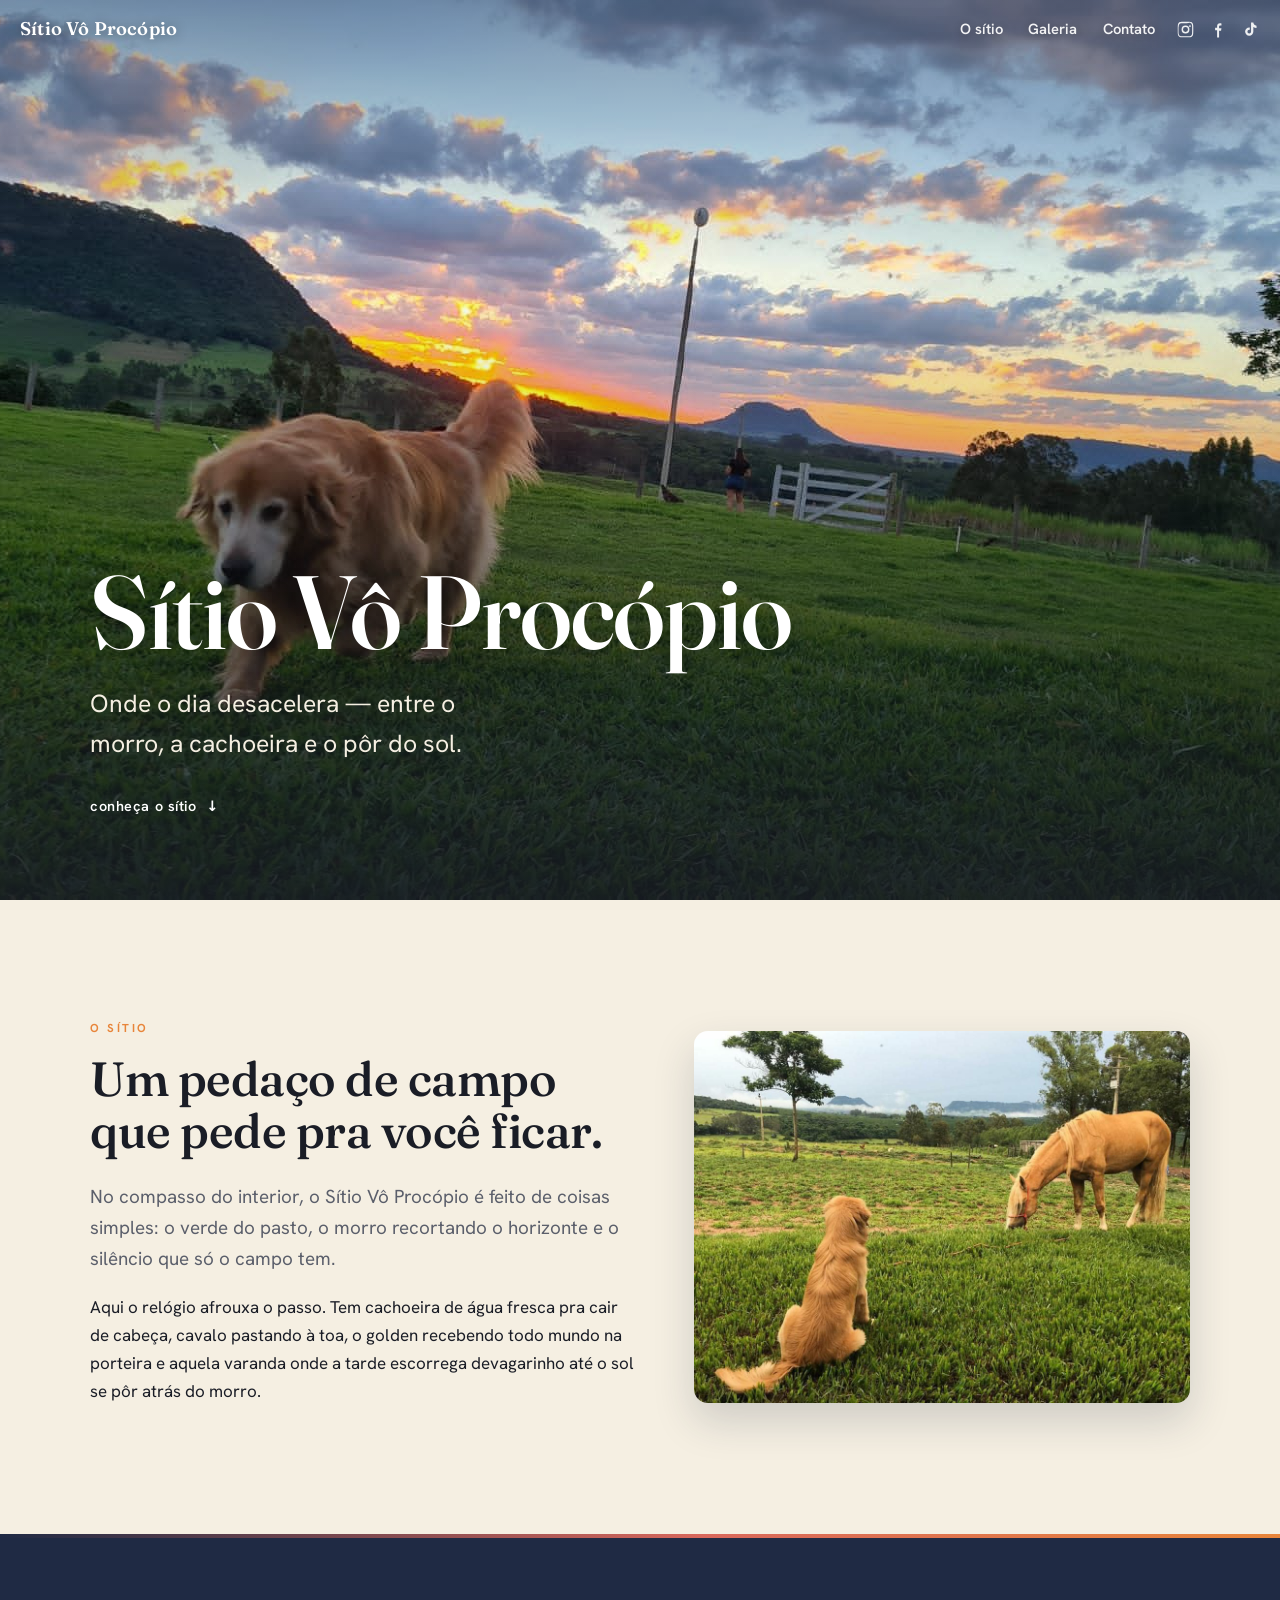
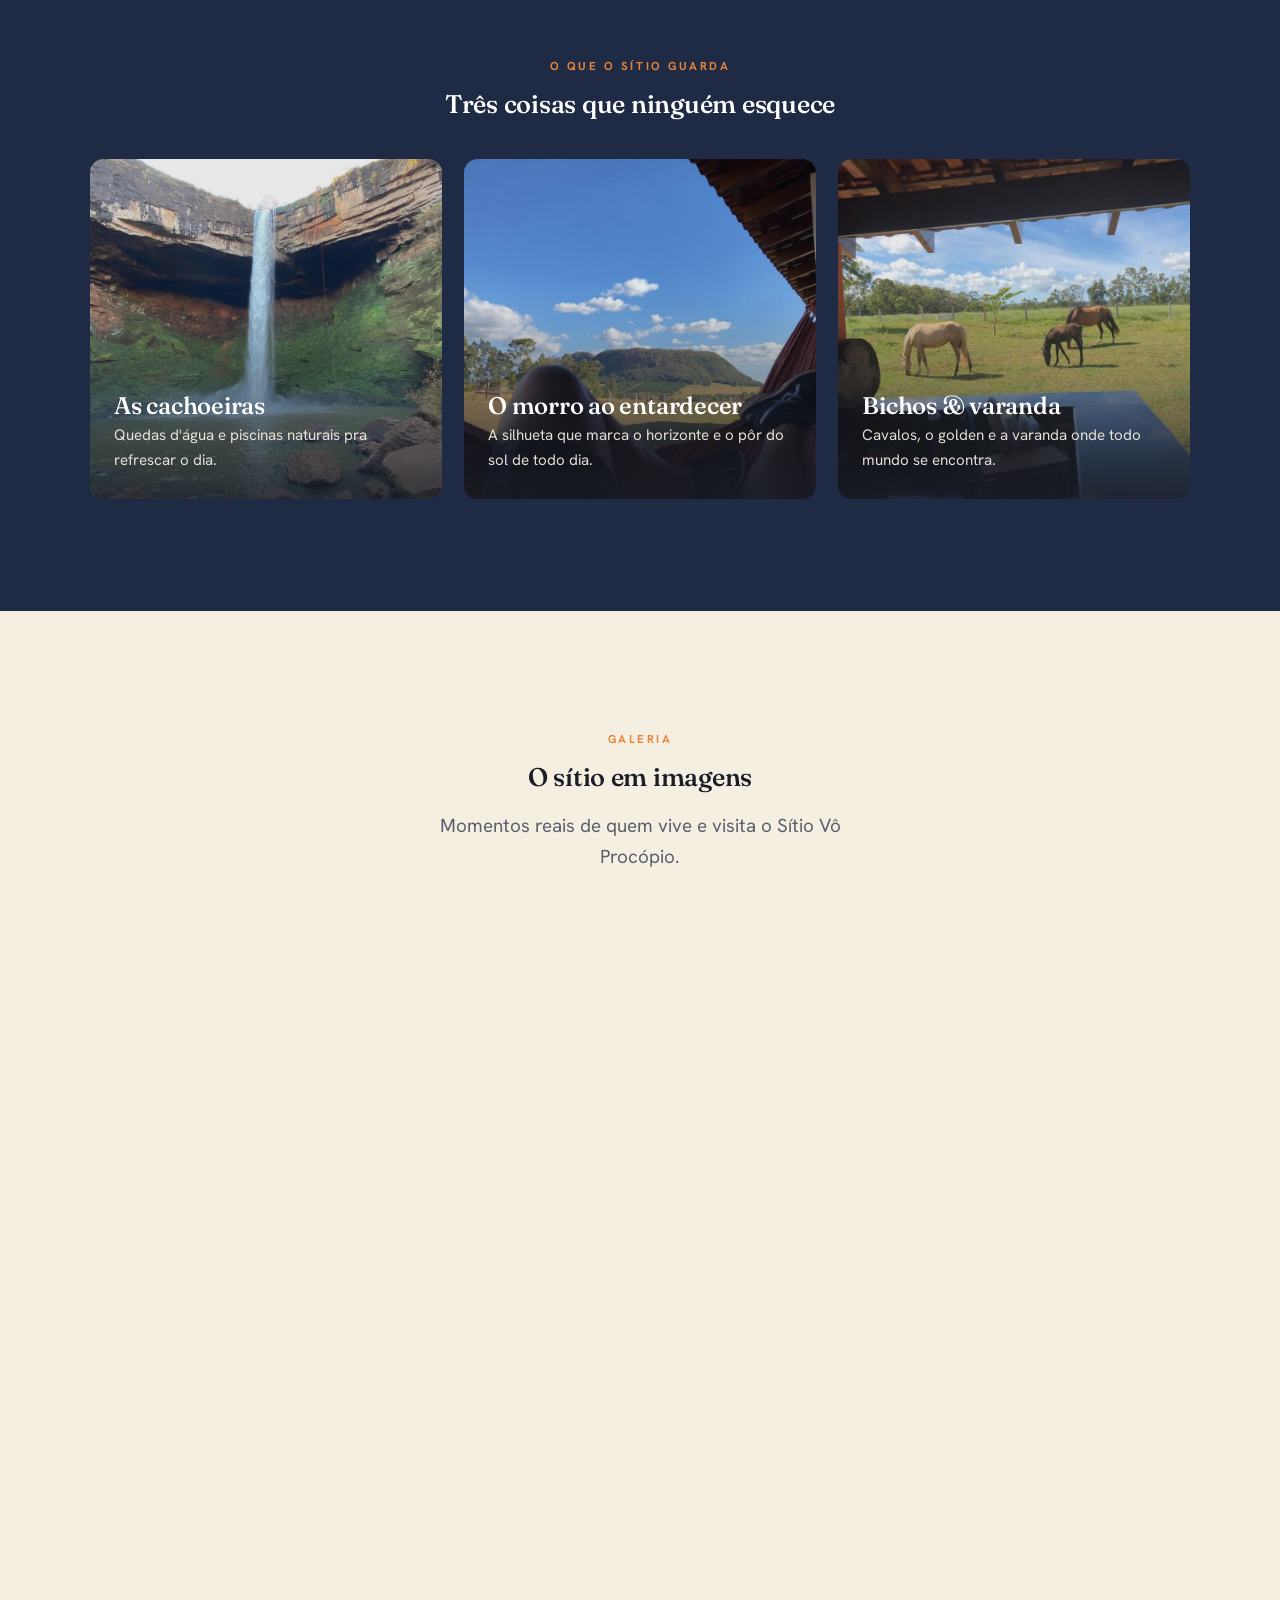
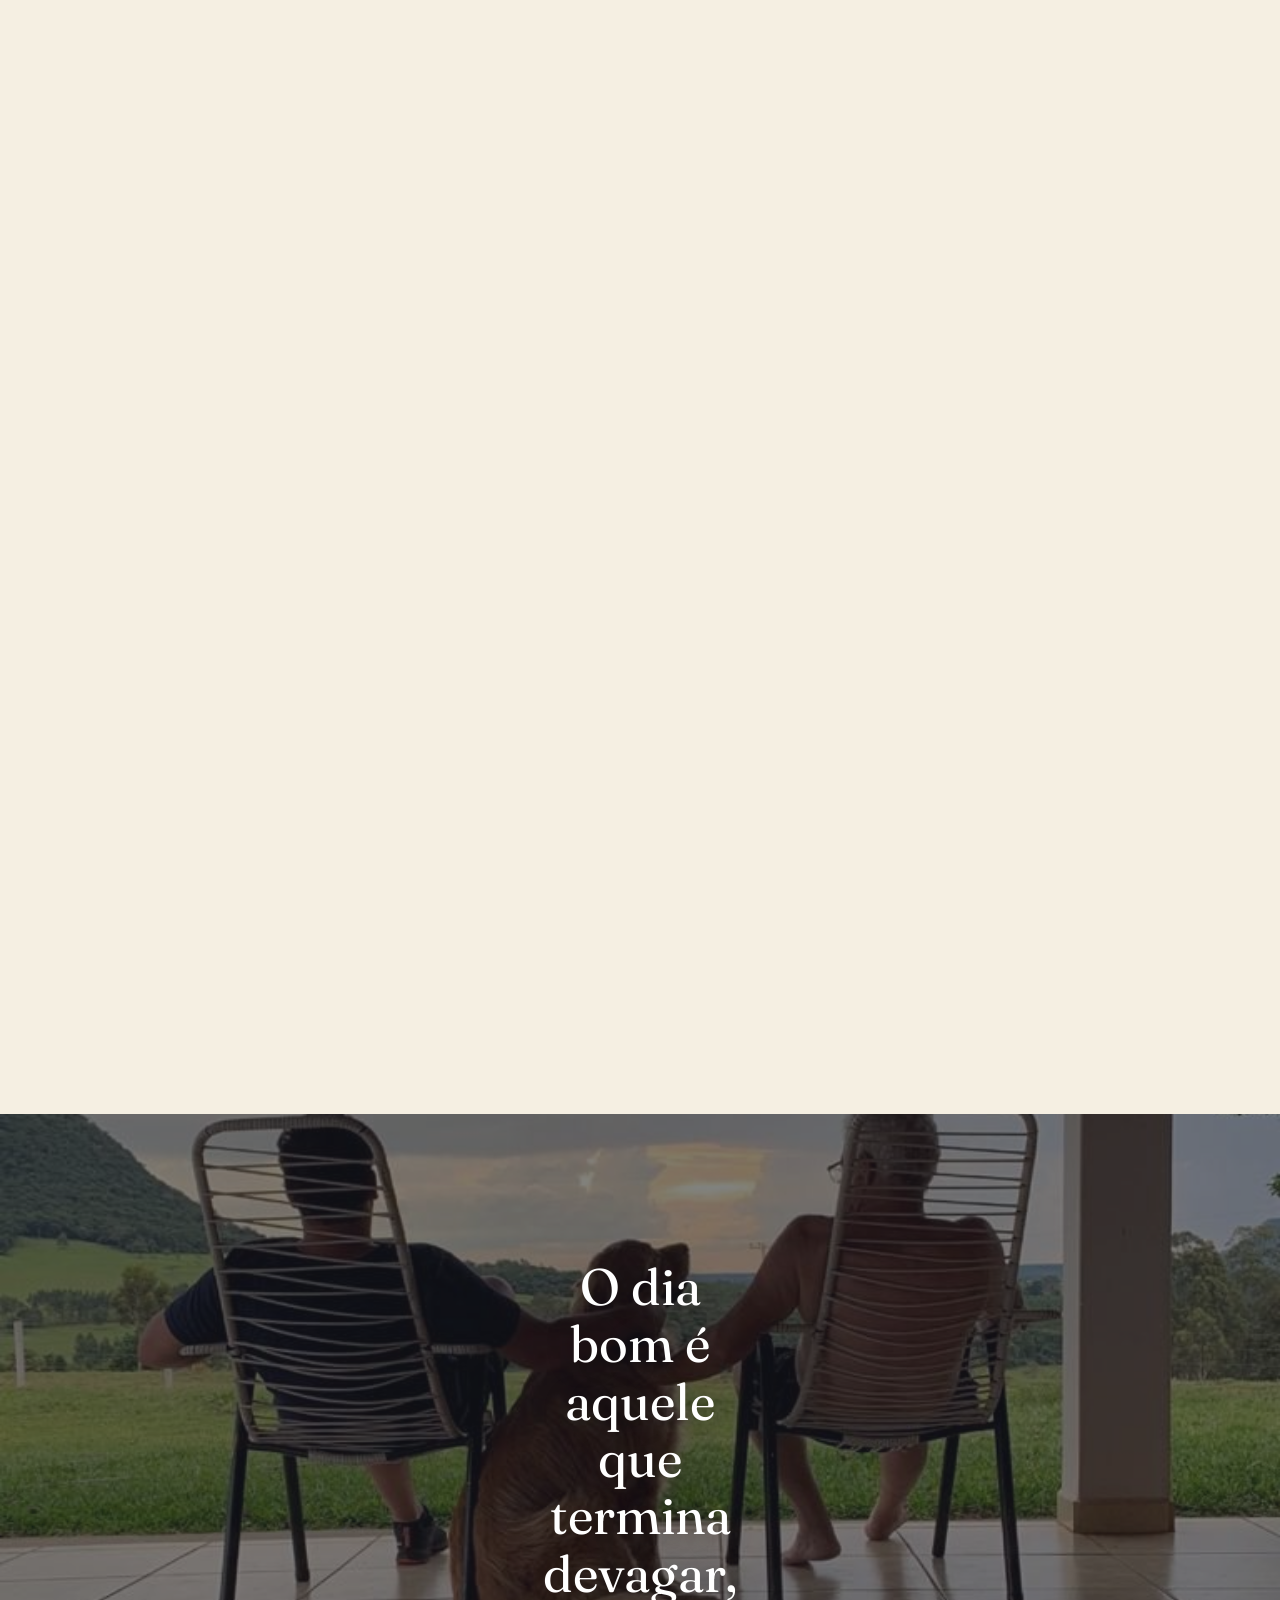
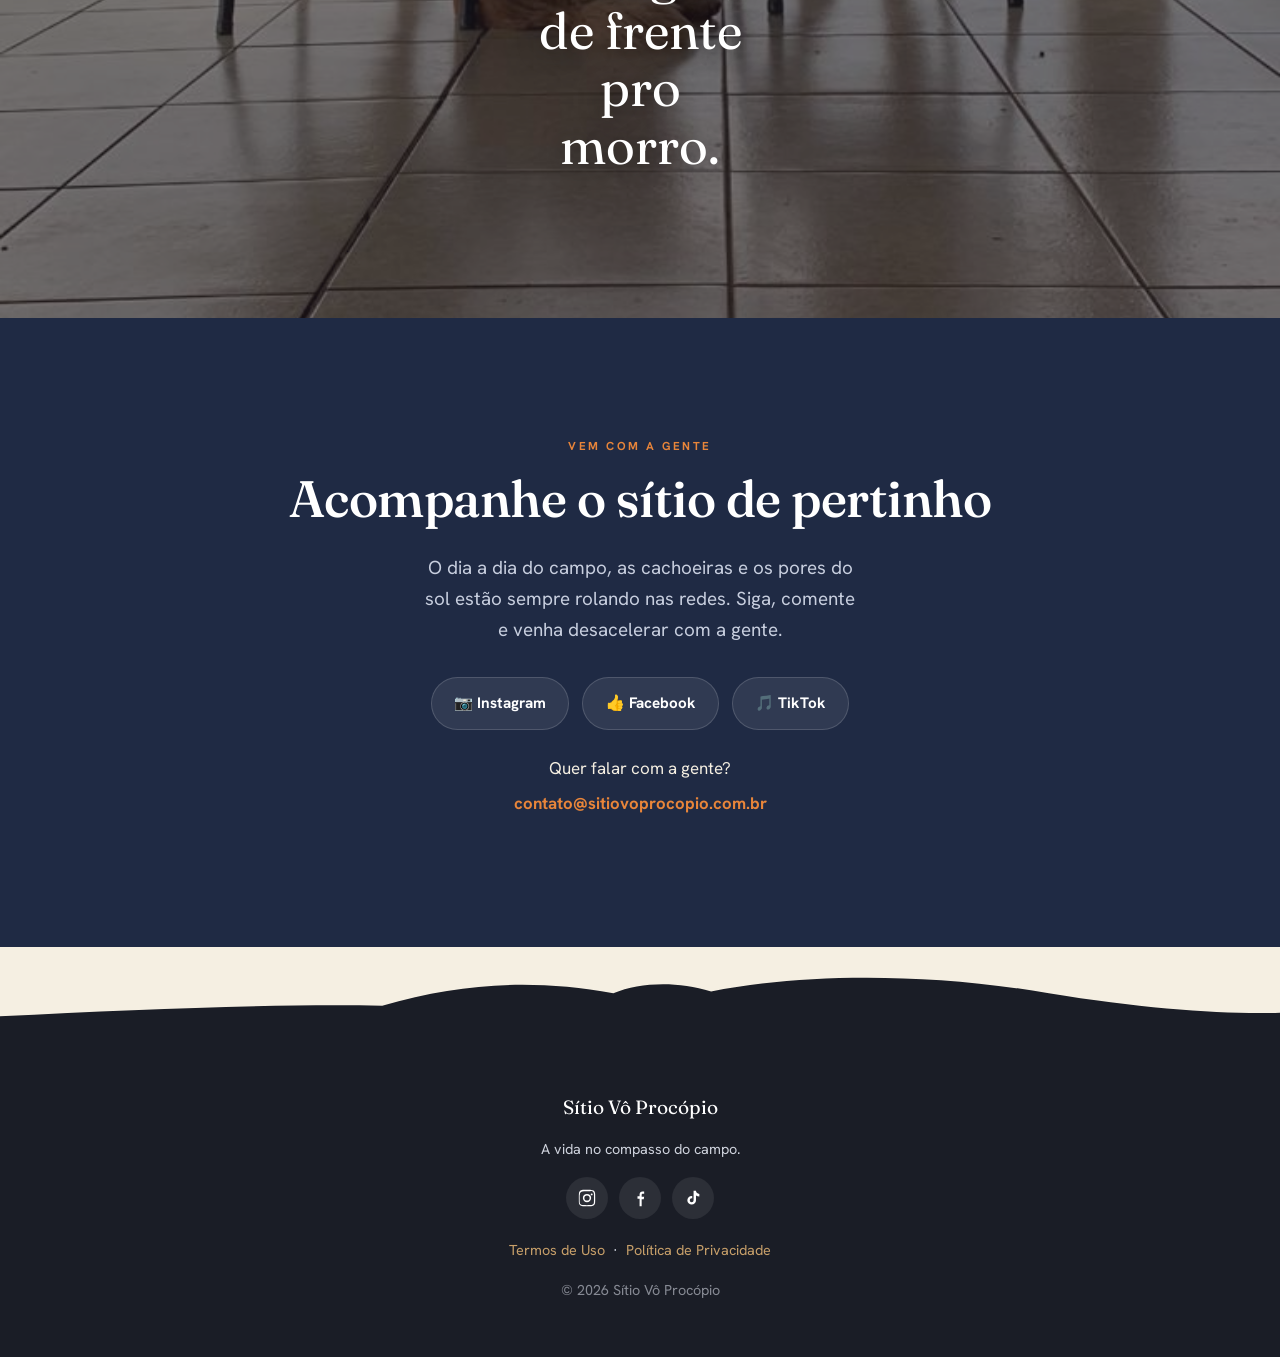
<file: index.html>
<!DOCTYPE html>
<html lang="pt-BR">
<head>
  <meta charset="utf-8">
  <meta name="viewport" content="width=device-width, initial-scale=1">
  <title>Sítio Vô Procópio — a vida no campo</title>
  <script>document.documentElement.classList.add('js');</script>
  <meta name="description" content="O Sítio Vô Procópio: morro, cachoeira, pôr do sol e a vida boa do campo. Acompanhe o sítio nas redes e venha desacelerar com a gente.">
  <meta property="og:title" content="Sítio Vô Procópio">
  <meta property="og:description" content="Onde o dia desacelera — entre o morro, a cachoeira e o pôr do sol.">
  <meta property="og:image" content="https://sitiovoprocopio.com.br/assets/fotos/foto-16.jpg">
  <meta property="og:type" content="website">
  <link rel="icon" href="/assets/icon-32.png" sizes="32x32" type="image/png">
  <link rel="icon" href="/assets/icon-192.png" sizes="192x192" type="image/png">
  <link rel="apple-touch-icon" href="/assets/icon-192.png">
  <link rel="preconnect" href="https://fonts.googleapis.com">
  <link rel="preconnect" href="https://fonts.gstatic.com" crossorigin>
  <link href="https://fonts.googleapis.com/css2?family=Fraunces:opsz,wght@9..144,400;9..144,540;9..144,600&family=Hanken+Grotesk:wght@400;500;600;700&display=swap" rel="stylesheet">
  <link rel="stylesheet" href="/style.css">
</head>
<body>

  <!-- Nav -->
  <nav class="nav" id="nav">
    <a href="#topo" class="nav__brand">Sítio Vô Procópio</a>
    <div class="nav__right">
      <div class="nav__links">
        <a href="#sitio">O sítio</a>
        <a href="#galeria">Galeria</a>
        <a href="#contato">Contato</a>
      </div>
      <div class="nav__social">
        <a href="https://www.instagram.com/sitiovoprocopio" target="_blank" rel="noopener" aria-label="Instagram"><svg viewBox="0 0 24 24" aria-hidden="true"><path d="M12 2.2c3.2 0 3.6 0 4.85.07 1.17.05 1.8.25 2.23.41.56.22.96.48 1.38.9.42.42.68.82.9 1.38.16.43.36 1.06.41 2.23.06 1.27.07 1.65.07 4.85s0 3.58-.07 4.85c-.05 1.17-.25 1.8-.41 2.23-.22.56-.48.96-.9 1.38-.42.42-.82.68-1.38.9-.43.16-1.06.36-2.23.41-1.27.06-1.65.07-4.85.07s-3.58 0-4.85-.07c-1.17-.05-1.8-.25-2.23-.41a3.7 3.7 0 0 1-1.38-.9 3.7 3.7 0 0 1-.9-1.38c-.16-.43-.36-1.06-.41-2.23C2.21 15.58 2.2 15.2 2.2 12s.01-3.58.07-4.85c.05-1.17.25-1.8.41-2.23.22-.56.48-.96.9-1.38.42-.42.82-.68 1.38-.9.43-.16 1.06-.36 2.23-.41C8.42 2.21 8.8 2.2 12 2.2zm0 1.8c-3.15 0-3.5.01-4.74.07-.9.04-1.38.19-1.71.32-.43.17-.74.37-1.06.69-.32.32-.52.63-.69 1.06-.13.33-.28.81-.32 1.71C3.21 8.5 3.2 8.85 3.2 12s.01 3.5.07 4.74c.04.9.19 1.38.32 1.71.17.43.37.74.69 1.06.32.32.63.52 1.06.69.33.13.81.28 1.71.32 1.24.06 1.59.07 4.74.07s3.5-.01 4.74-.07c.9-.04 1.38-.19 1.71-.32.43-.17.74-.37 1.06-.69.32-.32.52-.63.69-1.06.13-.33.28-.81.32-1.71.06-1.24.07-1.59.07-4.74s-.01-3.5-.07-4.74c-.04-.9-.19-1.38-.32-1.71a2.85 2.85 0 0 0-.69-1.06 2.85 2.85 0 0 0-1.06-.69c-.33-.13-.81-.28-1.71-.32C15.5 4.01 15.15 4 12 4zm0 3.06A4.94 4.94 0 1 1 12 17a4.94 4.94 0 0 1 0-9.94zm0 1.8a3.14 3.14 0 1 0 0 6.28 3.14 3.14 0 0 0 0-6.28zM17.64 6.5a1.15 1.15 0 1 1 0 2.3 1.15 1.15 0 0 1 0-2.3z"/></svg></a>
        <a href="https://www.facebook.com/1093913803811807" target="_blank" rel="noopener" aria-label="Facebook"><svg viewBox="0 0 24 24" aria-hidden="true"><path d="M14 13.5h2.5l.5-3H14v-2c0-.86.5-1.5 1.5-1.5H17V4.3c-.3-.04-1.2-.1-2-.1-2.1 0-3.5 1.3-3.5 3.6v2.1H9v3h2.5V22h2.5z"/></svg></a>
        <a href="https://www.tiktok.com/@sitiovoprocopio" target="_blank" rel="noopener" aria-label="TikTok"><svg viewBox="0 0 24 24" aria-hidden="true"><path d="M16.6 5.8a4.3 4.3 0 0 1-1-2.6h-2.9v11.5a2.3 2.3 0 1 1-2.3-2.3c.24 0 .47.04.69.1V9.5a5.2 5.2 0 0 0-.69-.05A5.2 5.2 0 1 0 15.6 14.6V8.9a7.1 7.1 0 0 0 4 1.25V7.2a4.3 4.3 0 0 1-3-1.4z"/></svg></a>
      </div>
    </div>
  </nav>

  <!-- Hero -->
  <header class="hero" id="topo">
    <img class="hero__img" src="/assets/fotos/foto-16.jpg" alt="Golden retriever caminhando no gramado ao pôr do sol, com o morro de topo plano ao fundo" fetchpriority="high">
    <div class="hero__inner wrap">
      <h1>Sítio Vô&nbsp;Procópio</h1>
      <p class="hero__sub">Onde o dia desacelera — entre o morro, a cachoeira e o pôr do sol.</p>
      <a href="#sitio" class="hero__scroll">conheça o sítio <span aria-hidden="true">↓</span></a>
    </div>
  </header>

  <!-- Intro / Sobre -->
  <section class="sec intro" id="sitio">
    <div class="wrap intro__grid">
      <div class="reveal">
        <span class="eyebrow">O sítio</span>
        <h2>Um pedaço de campo que pede pra você ficar.</h2>
        <p class="lead">No compasso do interior, o Sítio Vô Procópio é feito de coisas simples: o verde do pasto, o morro recortando o horizonte e o silêncio que só o campo tem.</p>
        <p>Aqui o relógio afrouxa o passo. Tem cachoeira de água fresca pra cair de cabeça, cavalo pastando à toa, o golden recebendo todo mundo na porteira e aquela varanda onde a tarde escorrega devagarinho até o sol se pôr atrás do morro.</p>
      </div>
      <div class="intro__foto reveal">
        <img src="/assets/fotos/foto-04.jpg" alt="Golden retriever sentado observando um cavalo palomino pastar no campo verde, com montanhas ao fundo" loading="lazy">
      </div>
    </div>
  </section>

  <hr class="filete-sol">

  <!-- Destaques -->
  <section class="sec sec--escuro">
    <div class="wrap">
      <div class="reveal" style="text-align:center; margin-bottom:2.5rem">
        <span class="eyebrow">O que o sítio guarda</span>
        <h2>Três coisas que ninguém esquece</h2>
      </div>
      <div class="dest">
        <a class="card reveal" href="#galeria">
          <img src="/assets/fotos/foto-14.jpg" alt="Cachoeira alta caindo em um poço de água esverdeada entre paredões de pedra">
          <div class="card__body"><h3>As cachoeiras</h3><p>Quedas d'água e piscinas naturais pra refrescar o dia.</p></div>
        </a>
        <a class="card reveal" href="#galeria">
          <img src="/assets/fotos/foto-08.jpg" alt="Vista do morro de topo plano e dos campos, de dentro de uma rede na varanda">
          <div class="card__body"><h3>O morro ao entardecer</h3><p>A silhueta que marca o horizonte e o pôr do sol de todo dia.</p></div>
        </a>
        <a class="card reveal" href="#galeria">
          <img src="/assets/fotos/foto-10.jpg" alt="Três cavalos pastando no campo, vistos de dentro da varanda do sítio">
          <div class="card__body"><h3>Bichos &amp; varanda</h3><p>Cavalos, o golden e a varanda onde todo mundo se encontra.</p></div>
        </a>
      </div>
    </div>
  </section>

  <!-- Galeria -->
  <section class="sec" id="galeria">
    <div class="wrap">
      <div class="reveal" style="text-align:center; margin-bottom:2.5rem">
        <span class="eyebrow">Galeria</span>
        <h2>O sítio em imagens</h2>
        <p class="lead" style="margin-inline:auto; max-width:42ch">Momentos reais de quem vive e visita o Sítio Vô Procópio.</p>
      </div>
      <div class="galeria reveal">
        <figure><img src="/assets/fotos/foto-03.jpg" alt="Cachoeira pequena formando um poço dourado pela luz do sol" loading="lazy"></figure>
        <figure><img src="/assets/fotos/foto-13.jpg" alt="Duas pessoas e o golden na varanda assistindo ao pôr do sol" loading="lazy"></figure>
        <figure><img src="/assets/fotos/foto-15.jpg" alt="Cachoeira alta com arco-íris entre as pedras e a mata" loading="lazy"></figure>
        <figure><img src="/assets/fotos/foto-17.jpg" alt="Casal em selfie ao pôr do sol com o morro ao fundo" loading="lazy"></figure>
        <figure><img src="/assets/fotos/foto-11.jpg" alt="Travessa de comida na mesa da varanda, com rede e vista do morro" loading="lazy"></figure>
        <figure><img src="/assets/fotos/foto-09.jpg" alt="Grupo de amigos reunidos com o morro ao fundo" loading="lazy"></figure>
        <figure><img src="/assets/fotos/foto-12.jpg" alt="Cavalo palomino chegando na varanda perto de duas pessoas" loading="lazy"></figure>
        <figure><img src="/assets/fotos/foto-05.jpg" alt="Amigos se banhando numa piscina natural de cachoeira" loading="lazy"></figure>
        <figure><img src="/assets/fotos/foto-07.jpg" alt="Pessoa caminhando em direção à cachoeira com o cachorro na água" loading="lazy"></figure>
        <figure><img src="/assets/fotos/foto-01.jpg" alt="Arbustos floridos de branco numa encosta ao entardecer, com o morro ao fundo" loading="lazy"></figure>
        <figure><img src="/assets/fotos/foto-02.jpg" alt="Cachoeira em meio à mata com pessoa na água" loading="lazy"></figure>
        <figure><img src="/assets/fotos/foto-06.jpg" alt="Golden retriever em pé na correnteza diante da cachoeira" loading="lazy"></figure>
      </div>
    </div>
  </section>

  <!-- Momentos (full-bleed) -->
  <section class="momentos">
    <img src="/assets/fotos/foto-13.jpg" alt="Pôr do sol visto da varanda, com duas pessoas e o golden de costas">
    <blockquote><p>O dia bom é aquele que termina devagar, de frente pro morro.</p></blockquote>
  </section>

  <!-- Contato -->
  <section class="sec sec--escuro contato" id="contato">
    <div class="wrap">
      <span class="eyebrow">Vem com a gente</span>
      <h2>Acompanhe o sítio de pertinho</h2>
      <p class="lead">O dia a dia do campo, as cachoeiras e os pores do sol estão sempre rolando nas redes. Siga, comente e venha desacelerar com a gente.</p>
      <div class="redes">
        <a href="https://www.instagram.com/sitiovoprocopio" target="_blank" rel="noopener">📷 Instagram</a>
        <a href="https://www.facebook.com/1093913803811807" target="_blank" rel="noopener">👍 Facebook</a>
        <a href="https://www.tiktok.com/@sitiovoprocopio" target="_blank" rel="noopener">🎵 TikTok</a>
      </div>
      <p>Quer falar com a gente?<br>
        <a class="email-link" href="mailto:contato@sitiovoprocopio.com.br">contato@sitiovoprocopio.com.br</a>
      </p>
    </div>
  </section>

  <!-- Silhueta do morro (assinatura) -->
  <svg class="morro" viewBox="0 0 1440 120" preserveAspectRatio="none" aria-hidden="true" focusable="false">
    <path fill="#1a1d26" d="M0,120 L0,78 C160,70 300,64 430,66 C520,40 600,36 690,52 C720,40 760,38 800,50 C900,30 1040,28 1180,52 C1290,70 1380,76 1440,74 L1440,120 Z"></path>
  </svg>

  <!-- Footer -->
  <footer class="rodape">
    <span class="rodape__marca">Sítio Vô Procópio</span>
    <p>A vida no compasso do campo.</p>
    <div class="rodape__redes">
      <a href="https://www.instagram.com/sitiovoprocopio" target="_blank" rel="noopener" aria-label="Instagram"><svg viewBox="0 0 24 24" aria-hidden="true"><path d="M12 2.2c3.2 0 3.6 0 4.85.07 1.17.05 1.8.25 2.23.41.56.22.96.48 1.38.9.42.42.68.82.9 1.38.16.43.36 1.06.41 2.23.06 1.27.07 1.65.07 4.85s0 3.58-.07 4.85c-.05 1.17-.25 1.8-.41 2.23-.22.56-.48.96-.9 1.38-.42.42-.82.68-1.38.9-.43.16-1.06.36-2.23.41-1.27.06-1.65.07-4.85.07s-3.58 0-4.85-.07c-1.17-.05-1.8-.25-2.23-.41a3.7 3.7 0 0 1-1.38-.9 3.7 3.7 0 0 1-.9-1.38c-.16-.43-.36-1.06-.41-2.23C2.21 15.58 2.2 15.2 2.2 12s.01-3.58.07-4.85c.05-1.17.25-1.8.41-2.23.22-.56.48-.96.9-1.38.42-.42.82-.68 1.38-.9.43-.16 1.06-.36 2.23-.41C8.42 2.21 8.8 2.2 12 2.2zm0 1.8c-3.15 0-3.5.01-4.74.07-.9.04-1.38.19-1.71.32-.43.17-.74.37-1.06.69-.32.32-.52.63-.69 1.06-.13.33-.28.81-.32 1.71C3.21 8.5 3.2 8.85 3.2 12s.01 3.5.07 4.74c.04.9.19 1.38.32 1.71.17.43.37.74.69 1.06.32.32.63.52 1.06.69.33.13.81.28 1.71.32 1.24.06 1.59.07 4.74.07s3.5-.01 4.74-.07c.9-.04 1.38-.19 1.71-.32.43-.17.74-.37 1.06-.69.32-.32.52-.63.69-1.06.13-.33.28-.81.32-1.71.06-1.24.07-1.59.07-4.74s-.01-3.5-.07-4.74c-.04-.9-.19-1.38-.32-1.71a2.85 2.85 0 0 0-.69-1.06 2.85 2.85 0 0 0-1.06-.69c-.33-.13-.81-.28-1.71-.32C15.5 4.01 15.15 4 12 4zm0 3.06A4.94 4.94 0 1 1 12 17a4.94 4.94 0 0 1 0-9.94zm0 1.8a3.14 3.14 0 1 0 0 6.28 3.14 3.14 0 0 0 0-6.28zM17.64 6.5a1.15 1.15 0 1 1 0 2.3 1.15 1.15 0 0 1 0-2.3z"/></svg></a>
      <a href="https://www.facebook.com/1093913803811807" target="_blank" rel="noopener" aria-label="Facebook"><svg viewBox="0 0 24 24" aria-hidden="true"><path d="M14 13.5h2.5l.5-3H14v-2c0-.86.5-1.5 1.5-1.5H17V4.3c-.3-.04-1.2-.1-2-.1-2.1 0-3.5 1.3-3.5 3.6v2.1H9v3h2.5V22h2.5z"/></svg></a>
      <a href="https://www.tiktok.com/@sitiovoprocopio" target="_blank" rel="noopener" aria-label="TikTok"><svg viewBox="0 0 24 24" aria-hidden="true"><path d="M16.6 5.8a4.3 4.3 0 0 1-1-2.6h-2.9v11.5a2.3 2.3 0 1 1-2.3-2.3c.24 0 .47.04.69.1V9.5a5.2 5.2 0 0 0-.69-.05A5.2 5.2 0 1 0 15.6 14.6V8.9a7.1 7.1 0 0 0 4 1.25V7.2a4.3 4.3 0 0 1-3-1.4z"/></svg></a>
    </div>
    <p>
      <a href="/termos/">Termos de Uso</a> &nbsp;·&nbsp;
      <a href="/privacidade/">Política de Privacidade</a>
    </p>
    <p style="opacity:.6; margin-top:1rem">© <span id="ano">2026</span> Sítio Vô Procópio</p>
  </footer>

  <script>
    // Nav solidifica ao rolar
    var nav = document.getElementById('nav');
    var onScroll = function(){ nav.classList.toggle('solid', window.scrollY > 40); };
    onScroll(); window.addEventListener('scroll', onScroll, { passive: true });

    // Ano no rodapé
    document.getElementById('ano').textContent = new Date().getFullYear();

    // Reveal on scroll
    var els = document.querySelectorAll('.reveal');
    if ('IntersectionObserver' in window) {
      var io = new IntersectionObserver(function(entries){
        entries.forEach(function(e){ if (e.isIntersecting){ e.target.classList.add('in'); io.unobserve(e.target); } });
      }, { threshold: 0.12 });
      els.forEach(function(el){ io.observe(el); });
    } else { els.forEach(function(el){ el.classList.add('in'); }); }
  </script>
</body>
</html>
</file>
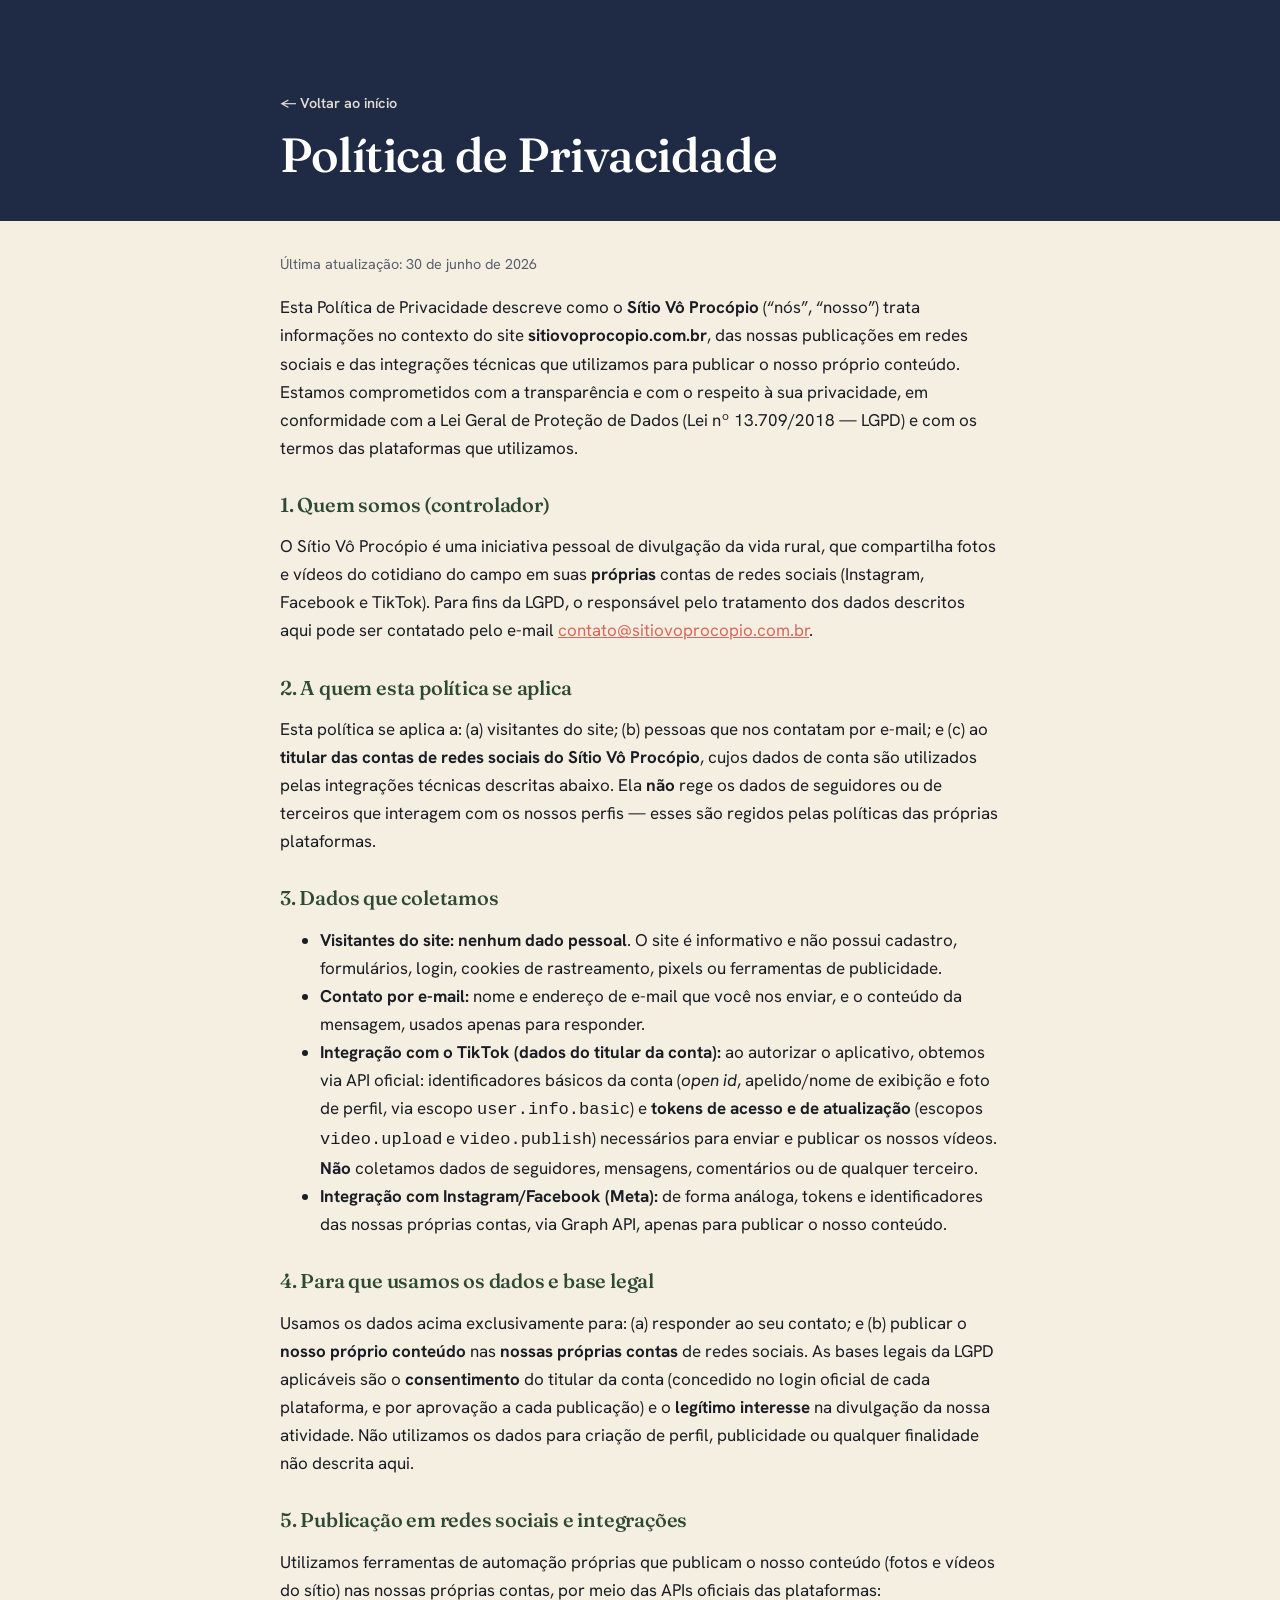
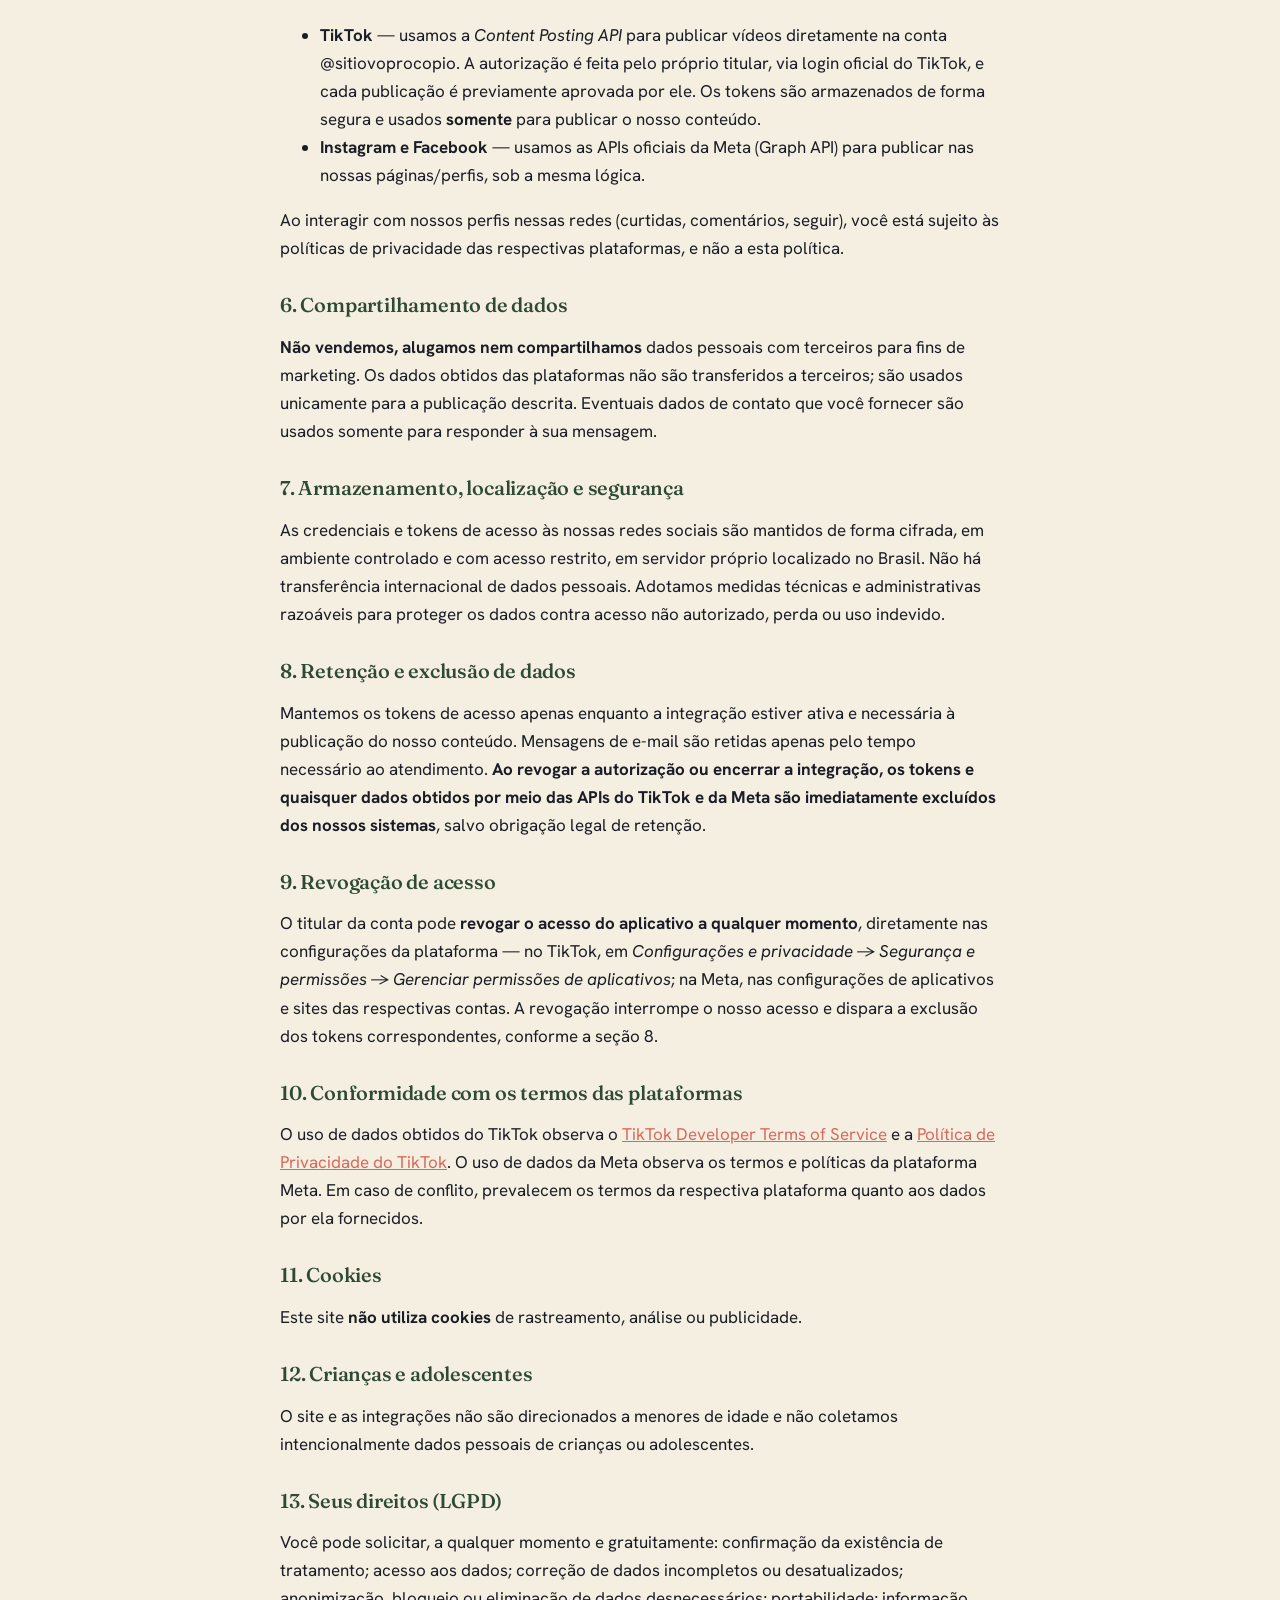
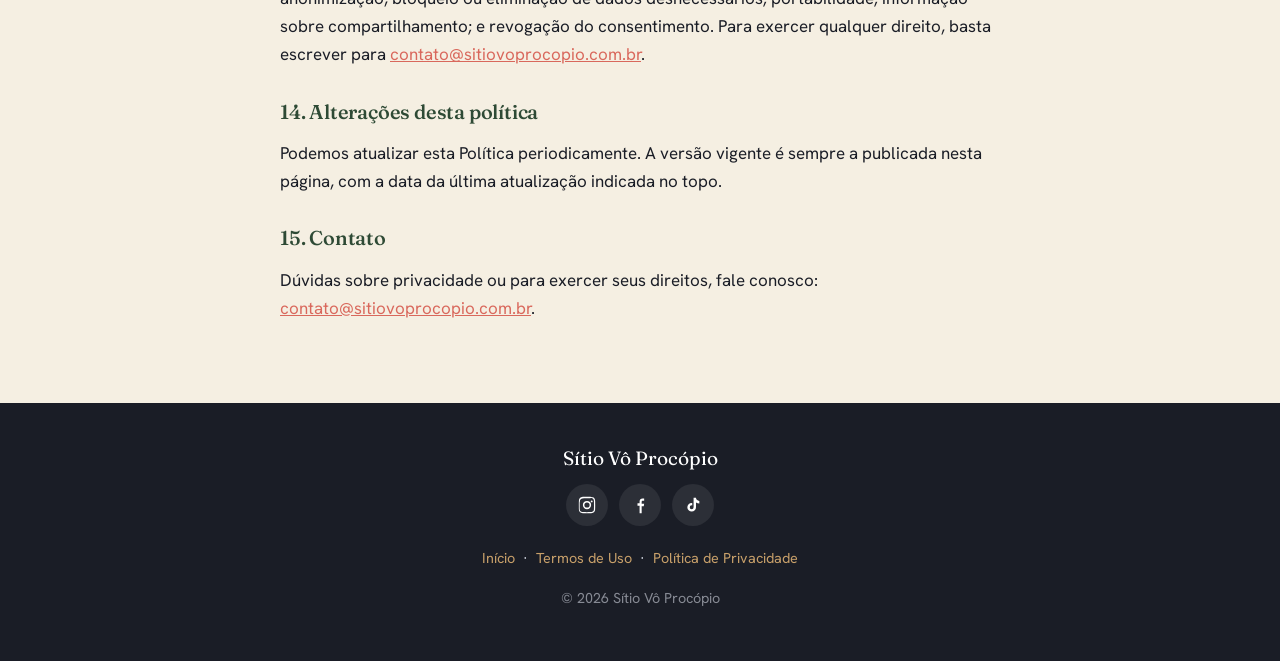
<file: privacidade/index.html>
<!DOCTYPE html>
<html lang="pt-BR">
<head>
  <meta charset="utf-8">
  <meta name="viewport" content="width=device-width, initial-scale=1">
  <title>Política de Privacidade — Sítio Vô Procópio</title>
  <meta name="description" content="Política de Privacidade do Sítio Vô Procópio.">
  <link rel="preconnect" href="https://fonts.googleapis.com">
  <link rel="preconnect" href="https://fonts.gstatic.com" crossorigin>
  <link href="https://fonts.googleapis.com/css2?family=Fraunces:opsz,wght@9..144,400;9..144,540;9..144,600&family=Hanken+Grotesk:wght@400;500;600;700&display=swap" rel="stylesheet">
  <link rel="icon" href="/assets/icon-32.png" sizes="32x32" type="image/png">
  <link rel="apple-touch-icon" href="/assets/icon-192.png">
  <link rel="stylesheet" href="/style.css">
</head>
<body>
  <div class="legal-topo">
    <div class="wrap">
      <a href="/" class="voltar">← Voltar ao início</a>
      <h1>Política de Privacidade</h1>
    </div>
  </div>
  <main class="legal">
    <p class="atualizado">Última atualização: 30 de junho de 2026</p>

    <p>
      Esta Política de Privacidade descreve como o <strong>Sítio Vô Procópio</strong>
      (“nós”, “nosso”) trata informações no contexto do site
      <strong>sitiovoprocopio.com.br</strong>, das nossas publicações em redes sociais e
      das integrações técnicas que utilizamos para publicar o nosso próprio conteúdo.
      Estamos comprometidos com a transparência e com o respeito à sua privacidade, em
      conformidade com a Lei Geral de Proteção de Dados (Lei nº 13.709/2018 — LGPD) e com
      os termos das plataformas que utilizamos.
    </p>

    <h2>1. Quem somos (controlador)</h2>
    <p>
      O Sítio Vô Procópio é uma iniciativa pessoal de divulgação da vida rural, que
      compartilha fotos e vídeos do cotidiano do campo em suas <strong>próprias</strong>
      contas de redes sociais (Instagram, Facebook e TikTok). Para fins da LGPD, o
      responsável pelo tratamento dos dados descritos aqui pode ser contatado pelo e-mail
      <a href="mailto:contato@sitiovoprocopio.com.br">contato@sitiovoprocopio.com.br</a>.
    </p>

    <h2>2. A quem esta política se aplica</h2>
    <p>
      Esta política se aplica a: (a) visitantes do site; (b) pessoas que nos contatam por
      e-mail; e (c) ao <strong>titular das contas de redes sociais do Sítio Vô Procópio</strong>,
      cujos dados de conta são utilizados pelas integrações técnicas descritas abaixo. Ela
      <strong>não</strong> rege os dados de seguidores ou de terceiros que interagem com os
      nossos perfis — esses são regidos pelas políticas das próprias plataformas.
    </p>

    <h2>3. Dados que coletamos</h2>
    <ul>
      <li><strong>Visitantes do site:</strong> <strong>nenhum dado pessoal</strong>. O site é
      informativo e não possui cadastro, formulários, login, cookies de rastreamento, pixels
      ou ferramentas de publicidade.</li>
      <li><strong>Contato por e-mail:</strong> nome e endereço de e-mail que você nos enviar,
      e o conteúdo da mensagem, usados apenas para responder.</li>
      <li><strong>Integração com o TikTok (dados do titular da conta):</strong> ao autorizar
      o aplicativo, obtemos via API oficial: identificadores básicos da conta
      (<em>open id</em>, apelido/nome de exibição e foto de perfil, via escopo
      <code>user.info.basic</code>) e <strong>tokens de acesso e de atualização</strong> (escopos
      <code>video.upload</code> e <code>video.publish</code>) necessários para enviar e publicar
      os nossos vídeos. <strong>Não</strong> coletamos dados de seguidores, mensagens,
      comentários ou de qualquer terceiro.</li>
      <li><strong>Integração com Instagram/Facebook (Meta):</strong> de forma análoga, tokens e
      identificadores das nossas próprias contas, via Graph API, apenas para publicar o nosso
      conteúdo.</li>
    </ul>

    <h2>4. Para que usamos os dados e base legal</h2>
    <p>
      Usamos os dados acima exclusivamente para: (a) responder ao seu contato; e (b) publicar o
      <strong>nosso próprio conteúdo</strong> nas <strong>nossas próprias contas</strong> de
      redes sociais. As bases legais da LGPD aplicáveis são o <strong>consentimento</strong> do
      titular da conta (concedido no login oficial de cada plataforma, e por aprovação a cada
      publicação) e o <strong>legítimo interesse</strong> na divulgação da nossa atividade. Não
      utilizamos os dados para criação de perfil, publicidade ou qualquer finalidade não
      descrita aqui.
    </p>

    <h2>5. Publicação em redes sociais e integrações</h2>
    <p>
      Utilizamos ferramentas de automação próprias que publicam o nosso conteúdo (fotos e
      vídeos do sítio) nas nossas próprias contas, por meio das APIs oficiais das plataformas:
    </p>
    <ul>
      <li><strong>TikTok</strong> — usamos a <em>Content Posting API</em> para publicar vídeos
      diretamente na conta @sitiovoprocopio. A autorização é feita pelo próprio titular, via
      login oficial do TikTok, e cada publicação é previamente aprovada por ele. Os tokens são
      armazenados de forma segura e usados <strong>somente</strong> para publicar o nosso
      conteúdo.</li>
      <li><strong>Instagram e Facebook</strong> — usamos as APIs oficiais da Meta (Graph API)
      para publicar nas nossas páginas/perfis, sob a mesma lógica.</li>
    </ul>
    <p>
      Ao interagir com nossos perfis nessas redes (curtidas, comentários, seguir), você está
      sujeito às políticas de privacidade das respectivas plataformas, e não a esta política.
    </p>

    <h2>6. Compartilhamento de dados</h2>
    <p>
      <strong>Não vendemos, alugamos nem compartilhamos</strong> dados pessoais com terceiros
      para fins de marketing. Os dados obtidos das plataformas não são transferidos a terceiros;
      são usados unicamente para a publicação descrita. Eventuais dados de contato que você
      fornecer são usados somente para responder à sua mensagem.
    </p>

    <h2>7. Armazenamento, localização e segurança</h2>
    <p>
      As credenciais e tokens de acesso às nossas redes sociais são mantidos de forma cifrada,
      em ambiente controlado e com acesso restrito, em servidor próprio localizado no Brasil.
      Não há transferência internacional de dados pessoais. Adotamos medidas técnicas e
      administrativas razoáveis para proteger os dados contra acesso não autorizado, perda ou
      uso indevido.
    </p>

    <h2>8. Retenção e exclusão de dados</h2>
    <p>
      Mantemos os tokens de acesso apenas enquanto a integração estiver ativa e necessária à
      publicação do nosso conteúdo. Mensagens de e-mail são retidas apenas pelo tempo necessário
      ao atendimento. <strong>Ao revogar a autorização ou encerrar a integração, os tokens e
      quaisquer dados obtidos por meio das APIs do TikTok e da Meta são imediatamente excluídos
      dos nossos sistemas</strong>, salvo obrigação legal de retenção.
    </p>

    <h2>9. Revogação de acesso</h2>
    <p>
      O titular da conta pode <strong>revogar o acesso do aplicativo a qualquer momento</strong>,
      diretamente nas configurações da plataforma — no TikTok, em
      <em>Configurações e privacidade → Segurança e permissões → Gerenciar permissões de
      aplicativos</em>; na Meta, nas configurações de aplicativos e sites das respectivas contas.
      A revogação interrompe o nosso acesso e dispara a exclusão dos tokens correspondentes,
      conforme a seção 8.
    </p>

    <h2>10. Conformidade com os termos das plataformas</h2>
    <p>
      O uso de dados obtidos do TikTok observa o
      <a href="https://www.tiktok.com/legal/page/global/tik-tok-developer-terms-of-service/en"
      target="_blank" rel="noopener">TikTok Developer Terms of Service</a> e a
      <a href="https://www.tiktok.com/legal/page/row/privacy-policy/en" target="_blank"
      rel="noopener">Política de Privacidade do TikTok</a>. O uso de dados da Meta observa os
      termos e políticas da plataforma Meta. Em caso de conflito, prevalecem os termos da
      respectiva plataforma quanto aos dados por ela fornecidos.
    </p>

    <h2>11. Cookies</h2>
    <p>
      Este site <strong>não utiliza cookies</strong> de rastreamento, análise ou publicidade.
    </p>

    <h2>12. Crianças e adolescentes</h2>
    <p>
      O site e as integrações não são direcionados a menores de idade e não coletamos
      intencionalmente dados pessoais de crianças ou adolescentes.
    </p>

    <h2>13. Seus direitos (LGPD)</h2>
    <p>
      Você pode solicitar, a qualquer momento e gratuitamente: confirmação da existência de
      tratamento; acesso aos dados; correção de dados incompletos ou desatualizados;
      anonimização, bloqueio ou eliminação de dados desnecessários; portabilidade; informação
      sobre compartilhamento; e revogação do consentimento. Para exercer qualquer direito, basta
      escrever para
      <a href="mailto:contato@sitiovoprocopio.com.br">contato@sitiovoprocopio.com.br</a>.
    </p>

    <h2>14. Alterações desta política</h2>
    <p>
      Podemos atualizar esta Política periodicamente. A versão vigente é sempre a publicada nesta
      página, com a data da última atualização indicada no topo.
    </p>

    <h2>15. Contato</h2>
    <p>
      Dúvidas sobre privacidade ou para exercer seus direitos, fale conosco:
      <a href="mailto:contato@sitiovoprocopio.com.br">contato@sitiovoprocopio.com.br</a>.
    </p>
  </main>
  <footer class="rodape">
    <span class="rodape__marca">Sítio Vô Procópio</span>
    <div class="rodape__redes">
      <a href="https://www.instagram.com/sitiovoprocopio" target="_blank" rel="noopener" aria-label="Instagram"><svg viewBox="0 0 24 24" aria-hidden="true"><path d="M12 2.2c3.2 0 3.6 0 4.85.07 1.17.05 1.8.25 2.23.41.56.22.96.48 1.38.9.42.42.68.82.9 1.38.16.43.36 1.06.41 2.23.06 1.27.07 1.65.07 4.85s0 3.58-.07 4.85c-.05 1.17-.25 1.8-.41 2.23-.22.56-.48.96-.9 1.38-.42.42-.82.68-1.38.9-.43.16-1.06.36-2.23.41-1.27.06-1.65.07-4.85.07s-3.58 0-4.85-.07c-1.17-.05-1.8-.25-2.23-.41a3.7 3.7 0 0 1-1.38-.9 3.7 3.7 0 0 1-.9-1.38c-.16-.43-.36-1.06-.41-2.23C2.21 15.58 2.2 15.2 2.2 12s.01-3.58.07-4.85c.05-1.17.25-1.8.41-2.23.22-.56.48-.96.9-1.38.42-.42.82-.68 1.38-.9.43-.16 1.06-.36 2.23-.41C8.42 2.21 8.8 2.2 12 2.2zm0 1.8c-3.15 0-3.5.01-4.74.07-.9.04-1.38.19-1.71.32-.43.17-.74.37-1.06.69-.32.32-.52.63-.69 1.06-.13.33-.28.81-.32 1.71C3.21 8.5 3.2 8.85 3.2 12s.01 3.5.07 4.74c.04.9.19 1.38.32 1.71.17.43.37.74.69 1.06.32.32.63.52 1.06.69.33.13.81.28 1.71.32 1.24.06 1.59.07 4.74.07s3.5-.01 4.74-.07c.9-.04 1.38-.19 1.71-.32.43-.17.74-.37 1.06-.69.32-.32.52-.63.69-1.06.13-.33.28-.81.32-1.71.06-1.24.07-1.59.07-4.74s-.01-3.5-.07-4.74c-.04-.9-.19-1.38-.32-1.71a2.85 2.85 0 0 0-.69-1.06 2.85 2.85 0 0 0-1.06-.69c-.33-.13-.81-.28-1.71-.32C15.5 4.01 15.15 4 12 4zm0 3.06A4.94 4.94 0 1 1 12 17a4.94 4.94 0 0 1 0-9.94zm0 1.8a3.14 3.14 0 1 0 0 6.28 3.14 3.14 0 0 0 0-6.28zM17.64 6.5a1.15 1.15 0 1 1 0 2.3 1.15 1.15 0 0 1 0-2.3z"/></svg></a>
      <a href="https://www.facebook.com/1093913803811807" target="_blank" rel="noopener" aria-label="Facebook"><svg viewBox="0 0 24 24" aria-hidden="true"><path d="M14 13.5h2.5l.5-3H14v-2c0-.86.5-1.5 1.5-1.5H17V4.3c-.3-.04-1.2-.1-2-.1-2.1 0-3.5 1.3-3.5 3.6v2.1H9v3h2.5V22h2.5z"/></svg></a>
      <a href="https://www.tiktok.com/@sitiovoprocopio" target="_blank" rel="noopener" aria-label="TikTok"><svg viewBox="0 0 24 24" aria-hidden="true"><path d="M16.6 5.8a4.3 4.3 0 0 1-1-2.6h-2.9v11.5a2.3 2.3 0 1 1-2.3-2.3c.24 0 .47.04.69.1V9.5a5.2 5.2 0 0 0-.69-.05A5.2 5.2 0 1 0 15.6 14.6V8.9a7.1 7.1 0 0 0 4 1.25V7.2a4.3 4.3 0 0 1-3-1.4z"/></svg></a>
    </div>
    <p>
      <a href="/">Início</a> &nbsp;·&nbsp;
      <a href="/termos/">Termos de Uso</a> &nbsp;·&nbsp;
      <a href="/privacidade/">Política de Privacidade</a>
    </p>
    <p style="opacity:.6; margin-top:1rem">© 2026 Sítio Vô Procópio</p>
  </footer>
</body>
</html>
</file>
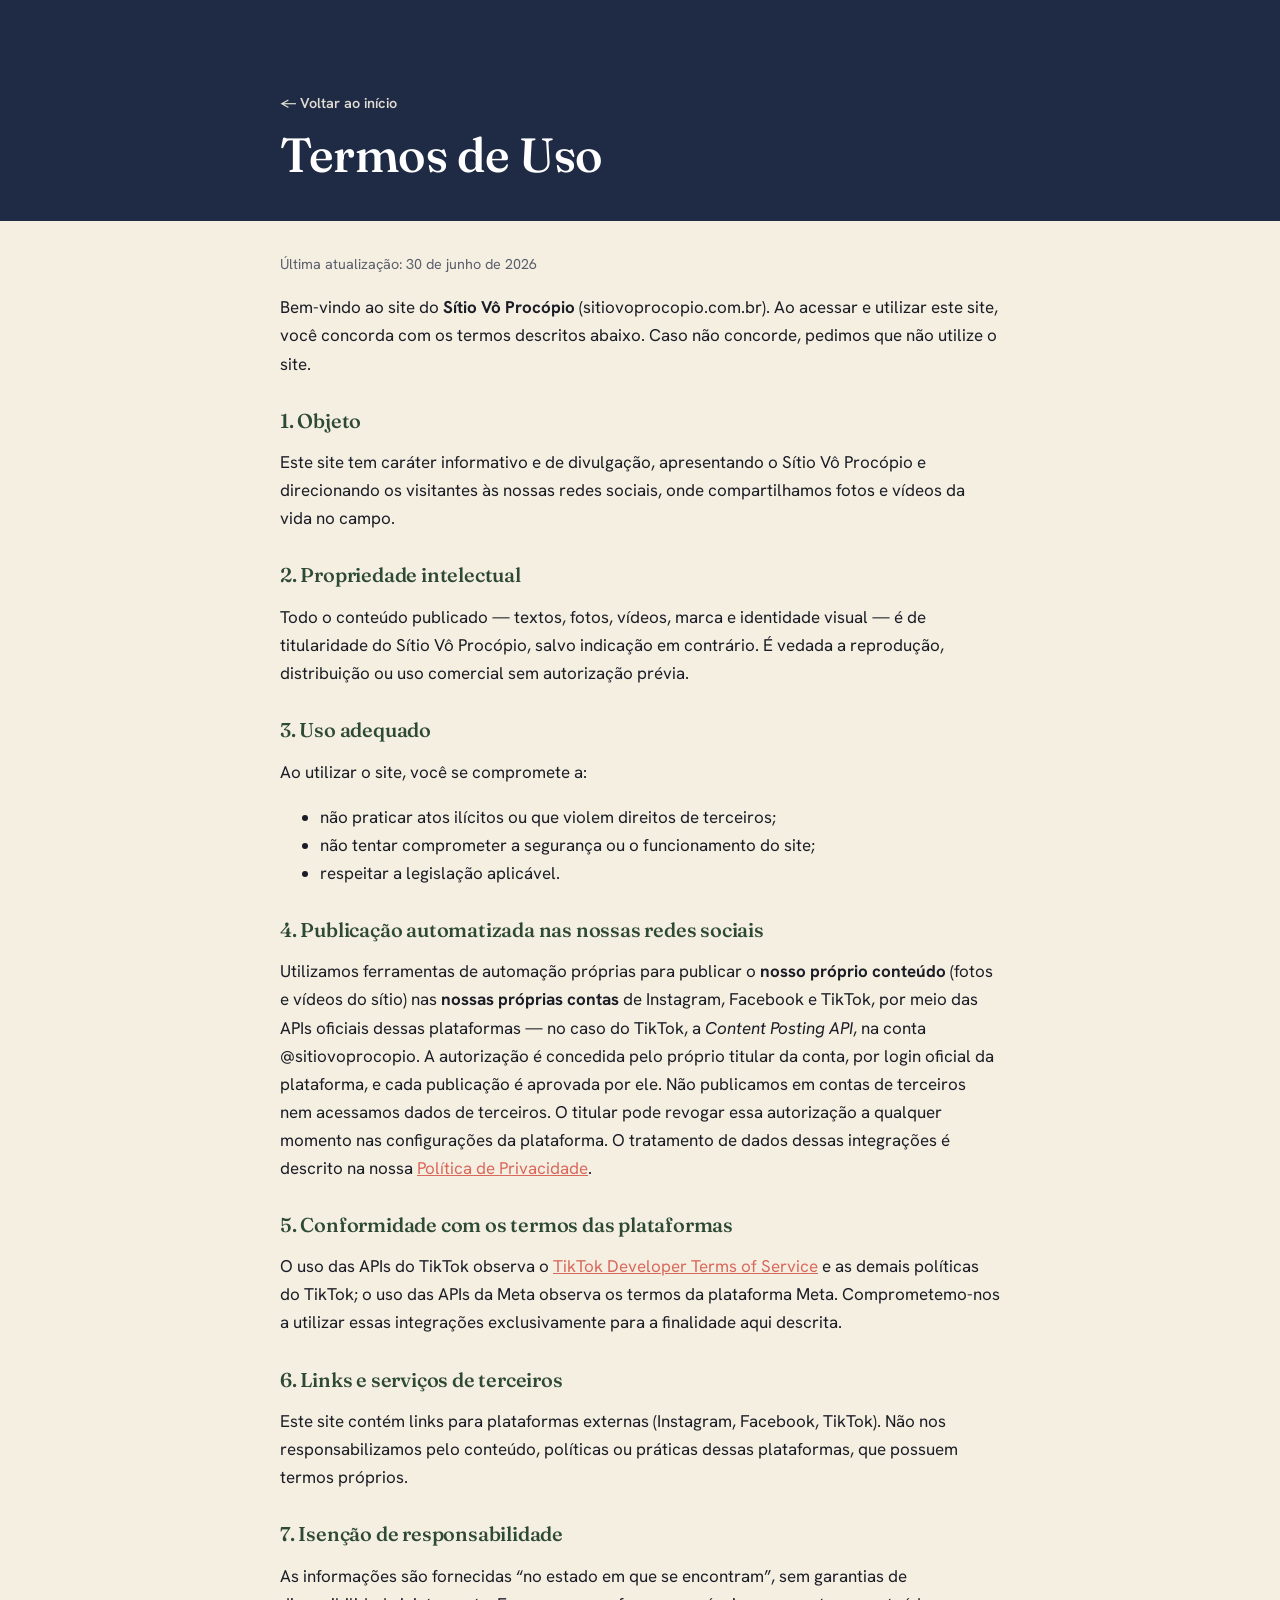
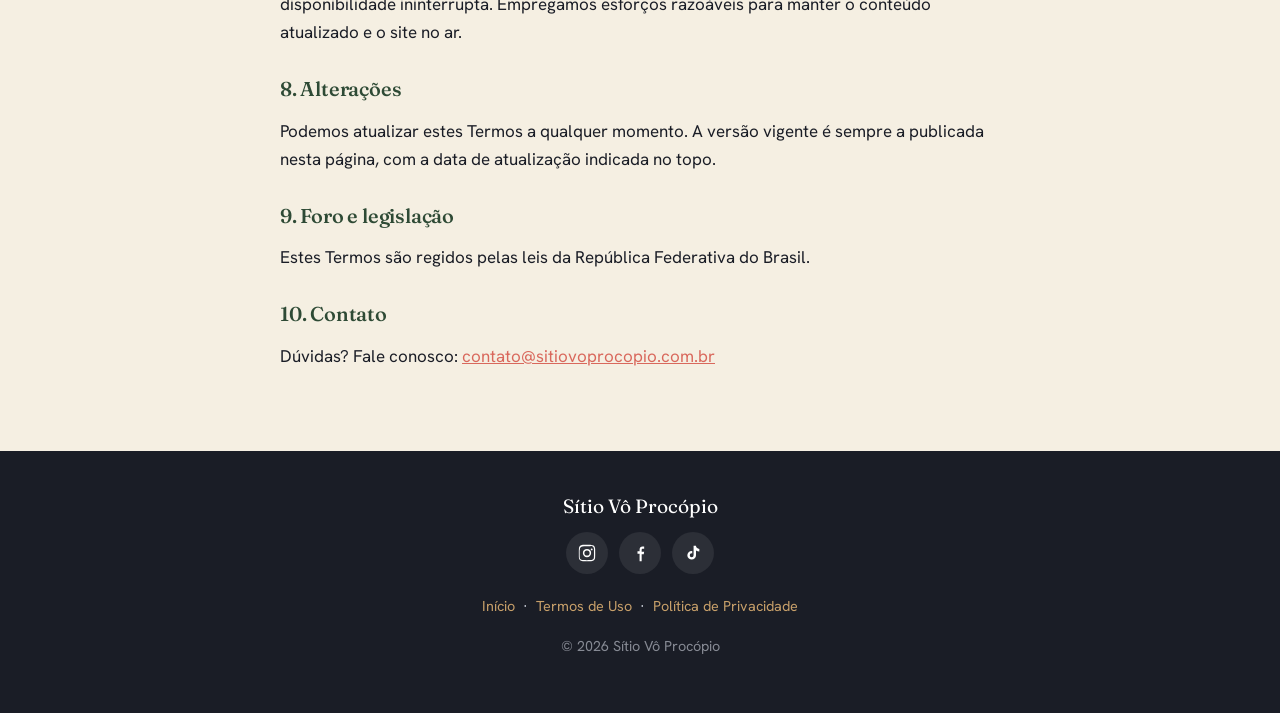
<file: termos/index.html>
<!DOCTYPE html>
<html lang="pt-BR">
<head>
  <meta charset="utf-8">
  <meta name="viewport" content="width=device-width, initial-scale=1">
  <title>Termos de Uso — Sítio Vô Procópio</title>
  <meta name="description" content="Termos de Uso do site Sítio Vô Procópio.">
  <link rel="preconnect" href="https://fonts.googleapis.com">
  <link rel="preconnect" href="https://fonts.gstatic.com" crossorigin>
  <link href="https://fonts.googleapis.com/css2?family=Fraunces:opsz,wght@9..144,400;9..144,540;9..144,600&family=Hanken+Grotesk:wght@400;500;600;700&display=swap" rel="stylesheet">
  <link rel="icon" href="/assets/icon-32.png" sizes="32x32" type="image/png">
  <link rel="apple-touch-icon" href="/assets/icon-192.png">
  <link rel="stylesheet" href="/style.css">
</head>
<body>
  <div class="legal-topo">
    <div class="wrap">
      <a href="/" class="voltar">← Voltar ao início</a>
      <h1>Termos de Uso</h1>
    </div>
  </div>
  <main class="legal">
    <p class="atualizado">Última atualização: 30 de junho de 2026</p>

    <p>
      Bem-vindo ao site do <strong>Sítio Vô Procópio</strong> (sitiovoprocopio.com.br).
      Ao acessar e utilizar este site, você concorda com os termos descritos abaixo.
      Caso não concorde, pedimos que não utilize o site.
    </p>

    <h2>1. Objeto</h2>
    <p>
      Este site tem caráter informativo e de divulgação, apresentando o Sítio Vô Procópio
      e direcionando os visitantes às nossas redes sociais, onde compartilhamos fotos e
      vídeos da vida no campo.
    </p>

    <h2>2. Propriedade intelectual</h2>
    <p>
      Todo o conteúdo publicado — textos, fotos, vídeos, marca e identidade visual — é de
      titularidade do Sítio Vô Procópio, salvo indicação em contrário. É vedada a reprodução,
      distribuição ou uso comercial sem autorização prévia.
    </p>

    <h2>3. Uso adequado</h2>
    <p>Ao utilizar o site, você se compromete a:</p>
    <ul>
      <li>não praticar atos ilícitos ou que violem direitos de terceiros;</li>
      <li>não tentar comprometer a segurança ou o funcionamento do site;</li>
      <li>respeitar a legislação aplicável.</li>
    </ul>

    <h2>4. Publicação automatizada nas nossas redes sociais</h2>
    <p>
      Utilizamos ferramentas de automação próprias para publicar o <strong>nosso próprio
      conteúdo</strong> (fotos e vídeos do sítio) nas <strong>nossas próprias contas</strong> de
      Instagram, Facebook e TikTok, por meio das APIs oficiais dessas plataformas — no caso do
      TikTok, a <em>Content Posting API</em>, na conta @sitiovoprocopio. A autorização é
      concedida pelo próprio titular da conta, por login oficial da plataforma, e cada
      publicação é aprovada por ele. Não publicamos em contas de terceiros nem acessamos dados
      de terceiros. O titular pode revogar essa autorização a qualquer momento nas configurações
      da plataforma. O tratamento de dados dessas integrações é descrito na nossa
      <a href="/privacidade/">Política de Privacidade</a>.
    </p>

    <h2>5. Conformidade com os termos das plataformas</h2>
    <p>
      O uso das APIs do TikTok observa o
      <a href="https://www.tiktok.com/legal/page/global/tik-tok-developer-terms-of-service/en"
      target="_blank" rel="noopener">TikTok Developer Terms of Service</a> e as demais políticas
      do TikTok; o uso das APIs da Meta observa os termos da plataforma Meta. Comprometemo-nos a
      utilizar essas integrações exclusivamente para a finalidade aqui descrita.
    </p>

    <h2>6. Links e serviços de terceiros</h2>
    <p>
      Este site contém links para plataformas externas (Instagram, Facebook, TikTok).
      Não nos responsabilizamos pelo conteúdo, políticas ou práticas dessas plataformas,
      que possuem termos próprios.
    </p>

    <h2>7. Isenção de responsabilidade</h2>
    <p>
      As informações são fornecidas “no estado em que se encontram”, sem garantias de
      disponibilidade ininterrupta. Empregamos esforços razoáveis para manter o conteúdo
      atualizado e o site no ar.
    </p>

    <h2>8. Alterações</h2>
    <p>
      Podemos atualizar estes Termos a qualquer momento. A versão vigente é sempre a
      publicada nesta página, com a data de atualização indicada no topo.
    </p>

    <h2>9. Foro e legislação</h2>
    <p>
      Estes Termos são regidos pelas leis da República Federativa do Brasil.
    </p>

    <h2>10. Contato</h2>
    <p>
      Dúvidas? Fale conosco:
      <a href="mailto:contato@sitiovoprocopio.com.br">contato@sitiovoprocopio.com.br</a>
    </p>
  </main>
  <footer class="rodape">
    <span class="rodape__marca">Sítio Vô Procópio</span>
    <div class="rodape__redes">
      <a href="https://www.instagram.com/sitiovoprocopio" target="_blank" rel="noopener" aria-label="Instagram"><svg viewBox="0 0 24 24" aria-hidden="true"><path d="M12 2.2c3.2 0 3.6 0 4.85.07 1.17.05 1.8.25 2.23.41.56.22.96.48 1.38.9.42.42.68.82.9 1.38.16.43.36 1.06.41 2.23.06 1.27.07 1.65.07 4.85s0 3.58-.07 4.85c-.05 1.17-.25 1.8-.41 2.23-.22.56-.48.96-.9 1.38-.42.42-.82.68-1.38.9-.43.16-1.06.36-2.23.41-1.27.06-1.65.07-4.85.07s-3.58 0-4.85-.07c-1.17-.05-1.8-.25-2.23-.41a3.7 3.7 0 0 1-1.38-.9 3.7 3.7 0 0 1-.9-1.38c-.16-.43-.36-1.06-.41-2.23C2.21 15.58 2.2 15.2 2.2 12s.01-3.58.07-4.85c.05-1.17.25-1.8.41-2.23.22-.56.48-.96.9-1.38.42-.42.82-.68 1.38-.9.43-.16 1.06-.36 2.23-.41C8.42 2.21 8.8 2.2 12 2.2zm0 1.8c-3.15 0-3.5.01-4.74.07-.9.04-1.38.19-1.71.32-.43.17-.74.37-1.06.69-.32.32-.52.63-.69 1.06-.13.33-.28.81-.32 1.71C3.21 8.5 3.2 8.85 3.2 12s.01 3.5.07 4.74c.04.9.19 1.38.32 1.71.17.43.37.74.69 1.06.32.32.63.52 1.06.69.33.13.81.28 1.71.32 1.24.06 1.59.07 4.74.07s3.5-.01 4.74-.07c.9-.04 1.38-.19 1.71-.32.43-.17.74-.37 1.06-.69.32-.32.52-.63.69-1.06.13-.33.28-.81.32-1.71.06-1.24.07-1.59.07-4.74s-.01-3.5-.07-4.74c-.04-.9-.19-1.38-.32-1.71a2.85 2.85 0 0 0-.69-1.06 2.85 2.85 0 0 0-1.06-.69c-.33-.13-.81-.28-1.71-.32C15.5 4.01 15.15 4 12 4zm0 3.06A4.94 4.94 0 1 1 12 17a4.94 4.94 0 0 1 0-9.94zm0 1.8a3.14 3.14 0 1 0 0 6.28 3.14 3.14 0 0 0 0-6.28zM17.64 6.5a1.15 1.15 0 1 1 0 2.3 1.15 1.15 0 0 1 0-2.3z"/></svg></a>
      <a href="https://www.facebook.com/1093913803811807" target="_blank" rel="noopener" aria-label="Facebook"><svg viewBox="0 0 24 24" aria-hidden="true"><path d="M14 13.5h2.5l.5-3H14v-2c0-.86.5-1.5 1.5-1.5H17V4.3c-.3-.04-1.2-.1-2-.1-2.1 0-3.5 1.3-3.5 3.6v2.1H9v3h2.5V22h2.5z"/></svg></a>
      <a href="https://www.tiktok.com/@sitiovoprocopio" target="_blank" rel="noopener" aria-label="TikTok"><svg viewBox="0 0 24 24" aria-hidden="true"><path d="M16.6 5.8a4.3 4.3 0 0 1-1-2.6h-2.9v11.5a2.3 2.3 0 1 1-2.3-2.3c.24 0 .47.04.69.1V9.5a5.2 5.2 0 0 0-.69-.05A5.2 5.2 0 1 0 15.6 14.6V8.9a7.1 7.1 0 0 0 4 1.25V7.2a4.3 4.3 0 0 1-3-1.4z"/></svg></a>
    </div>
    <p>
      <a href="/">Início</a> &nbsp;·&nbsp;
      <a href="/termos/">Termos de Uso</a> &nbsp;·&nbsp;
      <a href="/privacidade/">Política de Privacidade</a>
    </p>
    <p style="opacity:.6; margin-top:1rem">© 2026 Sítio Vô Procópio</p>
  </footer>
</body>
</html>
</file>
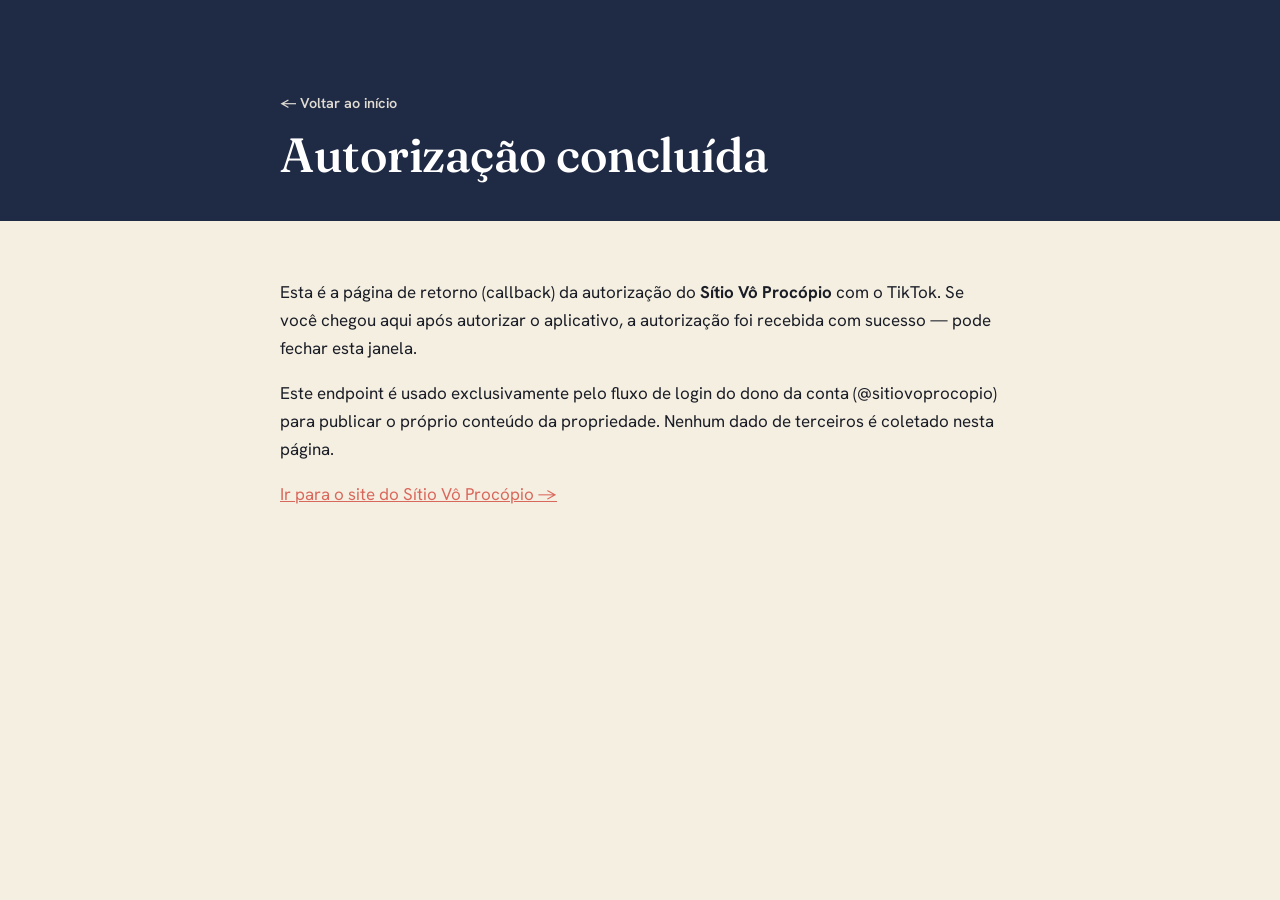
<file: tiktok_callback/index.html>
<!DOCTYPE html>
<html lang="pt-BR">
<head>
  <meta charset="utf-8">
  <meta name="viewport" content="width=device-width, initial-scale=1">
  <title>Autorização TikTok — Sítio Vô Procópio</title>
  <meta name="description" content="Página de retorno da autorização do TikTok para o Sítio Vô Procópio.">
  <meta name="robots" content="noindex">
  <link rel="icon" href="/assets/icon-192.png" type="image/png">
  <link rel="preconnect" href="https://fonts.googleapis.com">
  <link rel="preconnect" href="https://fonts.gstatic.com" crossorigin>
  <link href="https://fonts.googleapis.com/css2?family=Fraunces:opsz,wght@9..144,400;9..144,540;9..144,600&family=Hanken+Grotesk:wght@400;500;600;700&display=swap" rel="stylesheet">
  <link rel="stylesheet" href="/style.css">
</head>
<body>
  <div class="legal-topo">
    <div class="wrap">
      <a href="/" class="voltar">← Voltar ao início</a>
      <h1>Autorização concluída</h1>
    </div>
  </div>
  <main class="legal">
    <p>
      Esta é a página de retorno (callback) da autorização do <strong>Sítio Vô Procópio</strong>
      com o TikTok. Se você chegou aqui após autorizar o aplicativo, a autorização foi
      recebida com sucesso — pode fechar esta janela.
    </p>
    <p>
      Este endpoint é usado exclusivamente pelo fluxo de login do dono da conta
      (@sitiovoprocopio) para publicar o próprio conteúdo da propriedade. Nenhum dado de
      terceiros é coletado nesta página.
    </p>
    <p><a href="/">Ir para o site do Sítio Vô Procópio →</a></p>
  </main>
</body>
</html>
</file>
<file: style.css>
/* ============================================================
   Sítio Vô Procópio — "Hora Dourada"
   Paleta tirada do pôr do sol sobre o morro.
   ============================================================ */

:root {
  --indigo:  #1f2a44;  /* céu de fim de tarde */
  --indigo-2:#2b3a5e;
  --fogo:    #e8853a;  /* brasa do sol no horizonte (acento) */
  --coral:   #d9685c;  /* nuvens acesas */
  --verde:   #2e4a35;  /* pasto / morro */
  --tan:     #c8a06a;  /* pelo do golden */
  --osso:    #f5efe2;  /* claro / fundo quente */
  --osso-2:  #ece4d3;
  --tinta:   #1a1d26;  /* texto */
  --tinta-mute: #5b5f6b;

  --grad-sol: linear-gradient(90deg, var(--indigo) 0%, var(--coral) 55%, var(--fogo) 100%);

  --fonte-disp: "Fraunces", Georgia, "Times New Roman", serif;
  --fonte-corpo: "Hanken Grotesk", system-ui, -apple-system, "Segoe UI", sans-serif;

  --wrap: 1140px;
  --r: 14px;
}

* { box-sizing: border-box; }
html { scroll-behavior: smooth; -webkit-text-size-adjust: 100%; }
body {
  margin: 0;
  font-family: var(--fonte-corpo);
  color: var(--tinta);
  background: var(--osso);
  line-height: 1.65;
  font-size: 1.0625rem;
  overflow-x: hidden;
}
img { max-width: 100%; display: block; }
a { color: var(--coral); }

.wrap { width: 100%; max-width: var(--wrap); margin: 0 auto; padding: 0 1.25rem; }

/* ---------- Tipografia ---------- */
h1, h2, h3 { font-family: var(--fonte-disp); font-weight: 540; line-height: 1.08; margin: 0 0 .5em; letter-spacing: -.01em; }
.eyebrow {
  font-family: var(--fonte-corpo);
  text-transform: uppercase;
  letter-spacing: .22em;
  font-size: .72rem;
  font-weight: 700;
  color: var(--fogo);
  margin: 0 0 1rem;
  display: inline-block;
}
.lead { font-size: 1.18rem; color: var(--tinta-mute); }

/* ---------- Nav ---------- */
.nav {
  position: fixed; inset: 0 0 auto 0; z-index: 50;
  display: flex; align-items: center; justify-content: space-between;
  padding: .9rem 1.25rem;
  transition: background .35s ease, padding .35s ease, box-shadow .35s ease;
}
.nav.solid {
  background: rgba(31,42,68,.92);
  backdrop-filter: blur(8px);
  box-shadow: 0 1px 0 rgba(255,255,255,.06);
  padding: .6rem 1.25rem;
}
.nav__brand {
  font-family: var(--fonte-disp); font-size: 1.15rem; color: #fff;
  text-decoration: none; font-weight: 600; letter-spacing: .01em;
  text-shadow: 0 1px 12px rgba(0,0,0,.45);
}
.nav__links { display: none; gap: 1.6rem; align-items: center; }
.nav__links a {
  color: #fff; text-decoration: none; font-size: .92rem; font-weight: 600;
  opacity: .92; text-shadow: 0 1px 10px rgba(0,0,0,.4);
}
.nav__links a:hover { opacity: 1; color: var(--osso); }
@media (min-width: 760px) { .nav__links { display: flex; } }
.nav__right { display: flex; align-items: center; gap: 1.3rem; }
.nav__social { display: flex; align-items: center; gap: .85rem; }
.nav__social a { color: #fff; opacity: .9; display: inline-flex; text-shadow: 0 1px 10px rgba(0,0,0,.4); }
.nav__social a:hover { opacity: 1; color: var(--osso); }
.nav__social svg { width: 19px; height: 19px; fill: currentColor; }

/* ---------- Hero ---------- */
.hero {
  position: relative; min-height: 100svh;
  display: flex; align-items: flex-end;
  color: #fff; padding-bottom: clamp(3rem, 9vh, 7rem);
  background: var(--indigo);
}
.hero__img {
  position: absolute; inset: 0; width: 100%; height: 100%;
  object-fit: cover; object-position: center 40%;
}
.hero::after {
  content: ""; position: absolute; inset: 0;
  background:
    linear-gradient(180deg, rgba(31,42,68,.45) 0%, rgba(31,42,68,0) 30%),
    linear-gradient(0deg, rgba(26,29,38,.82) 0%, rgba(26,29,38,.15) 45%, rgba(26,29,38,0) 70%);
}
.hero__inner { position: relative; z-index: 2; }
.hero h1 {
  font-size: clamp(2.8rem, 11vw, 6.5rem);
  font-weight: 560; margin: 0 0 .2em; line-height: .98;
  text-shadow: 0 2px 30px rgba(0,0,0,.4);
}
.hero__sub {
  font-size: clamp(1.05rem, 3.6vw, 1.55rem);
  max-width: 30ch; color: var(--osso); margin: 0 0 1.6rem;
  font-weight: 400;
}
.hero__scroll {
  display: inline-flex; align-items: center; gap: .6rem;
  color: #fff; text-decoration: none; font-weight: 600; font-size: .9rem;
  letter-spacing: .04em;
}
.hero__scroll span { display: inline-block; animation: bob 1.8s ease-in-out infinite; }
@keyframes bob { 0%,100%{ transform: translateY(0);} 50%{ transform: translateY(5px);} }

/* ---------- Seções ---------- */
.sec { padding: clamp(3.5rem, 9vw, 7rem) 0; }
.sec--escuro { background: var(--indigo); color: var(--osso); }
.sec--escuro .lead { color: #c7cede; }
.sec--escuro h2 { color: #fff; }

/* Intro: texto + imagem */
.intro__grid { display: grid; gap: 2.2rem; align-items: center; }
.intro h2 { font-size: clamp(1.9rem, 5.5vw, 3rem); }
.intro__foto img { border-radius: var(--r); box-shadow: 0 18px 40px rgba(31,42,68,.18); width: 100%; aspect-ratio: 4/3; object-fit: cover; }
@media (min-width: 820px) {
  .intro__grid { grid-template-columns: 1.05fr .95fr; gap: 3.5rem; }
}

/* Destaques (cachoeiras / morro / bichos) */
.dest { display: grid; gap: 1.4rem; }
.card {
  position: relative; border-radius: var(--r); overflow: hidden;
  min-height: 340px; display: flex; align-items: flex-end;
  color: #fff; text-decoration: none; isolation: isolate;
}
.card img { position: absolute; inset: 0; width: 100%; height: 100%; object-fit: cover; z-index: -2; transition: transform .6s ease; }
.card::after { content:""; position:absolute; inset:0; z-index:-1;
  background: linear-gradient(0deg, rgba(26,29,38,.85) 0%, rgba(26,29,38,.1) 60%); }
.card:hover img { transform: scale(1.06); }
.card__body { padding: 1.4rem 1.5rem 1.6rem; }
.card h3 { font-size: 1.5rem; margin: 0 0 .25rem; color: #fff; }
.card p { margin: 0; color: var(--osso); font-size: .95rem; opacity: .92; }
@media (min-width: 720px) { .dest { grid-template-columns: repeat(3, 1fr); } }

/* Galeria — masonry via colunas */
.galeria { columns: 1; column-gap: 1rem; }
.galeria figure { margin: 0 0 1rem; break-inside: avoid; border-radius: 10px; overflow: hidden; box-shadow: 0 8px 22px rgba(31,42,68,.12); }
.galeria img { width: 100%; height: auto; transition: transform .5s ease, filter .5s ease; }
.galeria figure:hover img { transform: scale(1.04); }
@media (min-width: 560px) { .galeria { columns: 2; } }
@media (min-width: 980px) { .galeria { columns: 3; } }

/* Momentos — faixa full-bleed com texto */
.momentos {
  position: relative; color: #fff; text-align: center;
  padding: clamp(5rem, 16vw, 9rem) 1.25rem;
  display: flex; align-items: center; justify-content: center;
}
.momentos img { position: absolute; inset: 0; width: 100%; height: 100%; object-fit: cover; object-position: center 60%; z-index: -2; }
.momentos::after { content:""; position:absolute; inset:0; z-index:-1; background: rgba(26,29,38,.55); }
.momentos blockquote { margin: 0; max-width: 22ch; }
.momentos blockquote p { font-family: var(--fonte-disp); font-size: clamp(1.8rem, 6vw, 3.2rem); line-height: 1.12; margin: 0; text-shadow: 0 2px 24px rgba(0,0,0,.4); }

/* Contato */
.contato { text-align: center; }
.contato h2 { font-size: clamp(2rem, 6vw, 3.2rem); }
.contato .lead { max-width: 40ch; margin-inline: auto; }
.redes { display: flex; flex-wrap: wrap; gap: .8rem; justify-content: center; margin: 2rem 0 1.5rem; }
.redes a {
  display: inline-flex; align-items: center; gap: .55rem;
  padding: .8rem 1.4rem; border-radius: 999px;
  background: var(--osso-2); color: var(--verde); text-decoration: none;
  font-weight: 700; font-size: .95rem; border: 1px solid transparent;
  transition: transform .15s ease, border-color .2s ease, background .2s ease;
}
.sec--escuro .redes a { background: rgba(255,255,255,.08); color: #fff; border-color: rgba(255,255,255,.15); }
.redes a:hover { transform: translateY(-2px); border-color: var(--fogo); }
.email-link { display: inline-block; margin-top: .5rem; font-weight: 700; color: var(--fogo); text-decoration: none; font-size: 1.05rem; }
.email-link:hover { text-decoration: underline; }

/* Assinatura: silhueta do morro + filete do sol */
.morro { display: block; width: 100%; height: auto; margin-bottom: -1px; }
.filete-sol { height: 4px; background: var(--grad-sol); border: 0; margin: 0; }

/* ---------- Footer ---------- */
.rodape { background: var(--tinta); color: #cfd3dd; padding: 2.5rem 1.25rem; text-align: center; font-size: .9rem; }
.rodape a { color: var(--tan); text-decoration: none; }
.rodape a:hover { text-decoration: underline; }
.rodape__marca { font-family: var(--fonte-disp); color: #fff; font-size: 1.2rem; display: block; margin-bottom: .6rem; }
.rodape__redes { display: flex; gap: .7rem; justify-content: center; margin: .2rem 0 1.3rem; }
.rodape__redes a { display: inline-flex; width: 42px; height: 42px; align-items: center; justify-content: center; border-radius: 50%; background: rgba(255,255,255,.08); color: #fff; transition: background .2s ease, transform .15s ease; }
.rodape__redes a:hover { background: var(--fogo); transform: translateY(-2px); }
.rodape__redes svg { width: 20px; height: 20px; fill: currentColor; }

/* ---------- Reveal on scroll (só esconde se houver JS) ---------- */
.js .reveal { opacity: 0; transform: translateY(22px); transition: opacity .7s ease, transform .7s ease; }
.js .reveal.in { opacity: 1; transform: none; }

/* ---------- Páginas legais (termos / privacidade) ---------- */
.legal-topo { background: var(--indigo); color: #fff; padding: 5.5rem 1.25rem 2.5rem; }
.legal-topo .wrap { max-width: 760px; }
.legal-topo a.voltar { color: var(--osso); text-decoration: none; font-size: .9rem; font-weight: 600; opacity: .9; }
.legal-topo a.voltar:hover { opacity: 1; }
.legal-topo h1 { font-size: clamp(2rem, 6vw, 3rem); margin: .8rem 0 0; }
.legal { max-width: 760px; margin: 0 auto; padding: 2.5rem 1.25rem 4rem; }
.legal .atualizado { color: var(--tinta-mute); font-size: .9rem; margin-top: -.5rem; }
.legal h2 { color: var(--verde); margin-top: 2rem; font-size: 1.25rem; }
.legal a { color: var(--coral); }

/* ---------- Acessibilidade / motion ---------- */
:focus-visible { outline: 3px solid var(--fogo); outline-offset: 2px; border-radius: 4px; }
@media (prefers-reduced-motion: reduce) {
  * { animation: none !important; transition: none !important; scroll-behavior: auto !important; }
  .reveal, .js .reveal { opacity: 1 !important; transform: none !important; }
}
</file>
